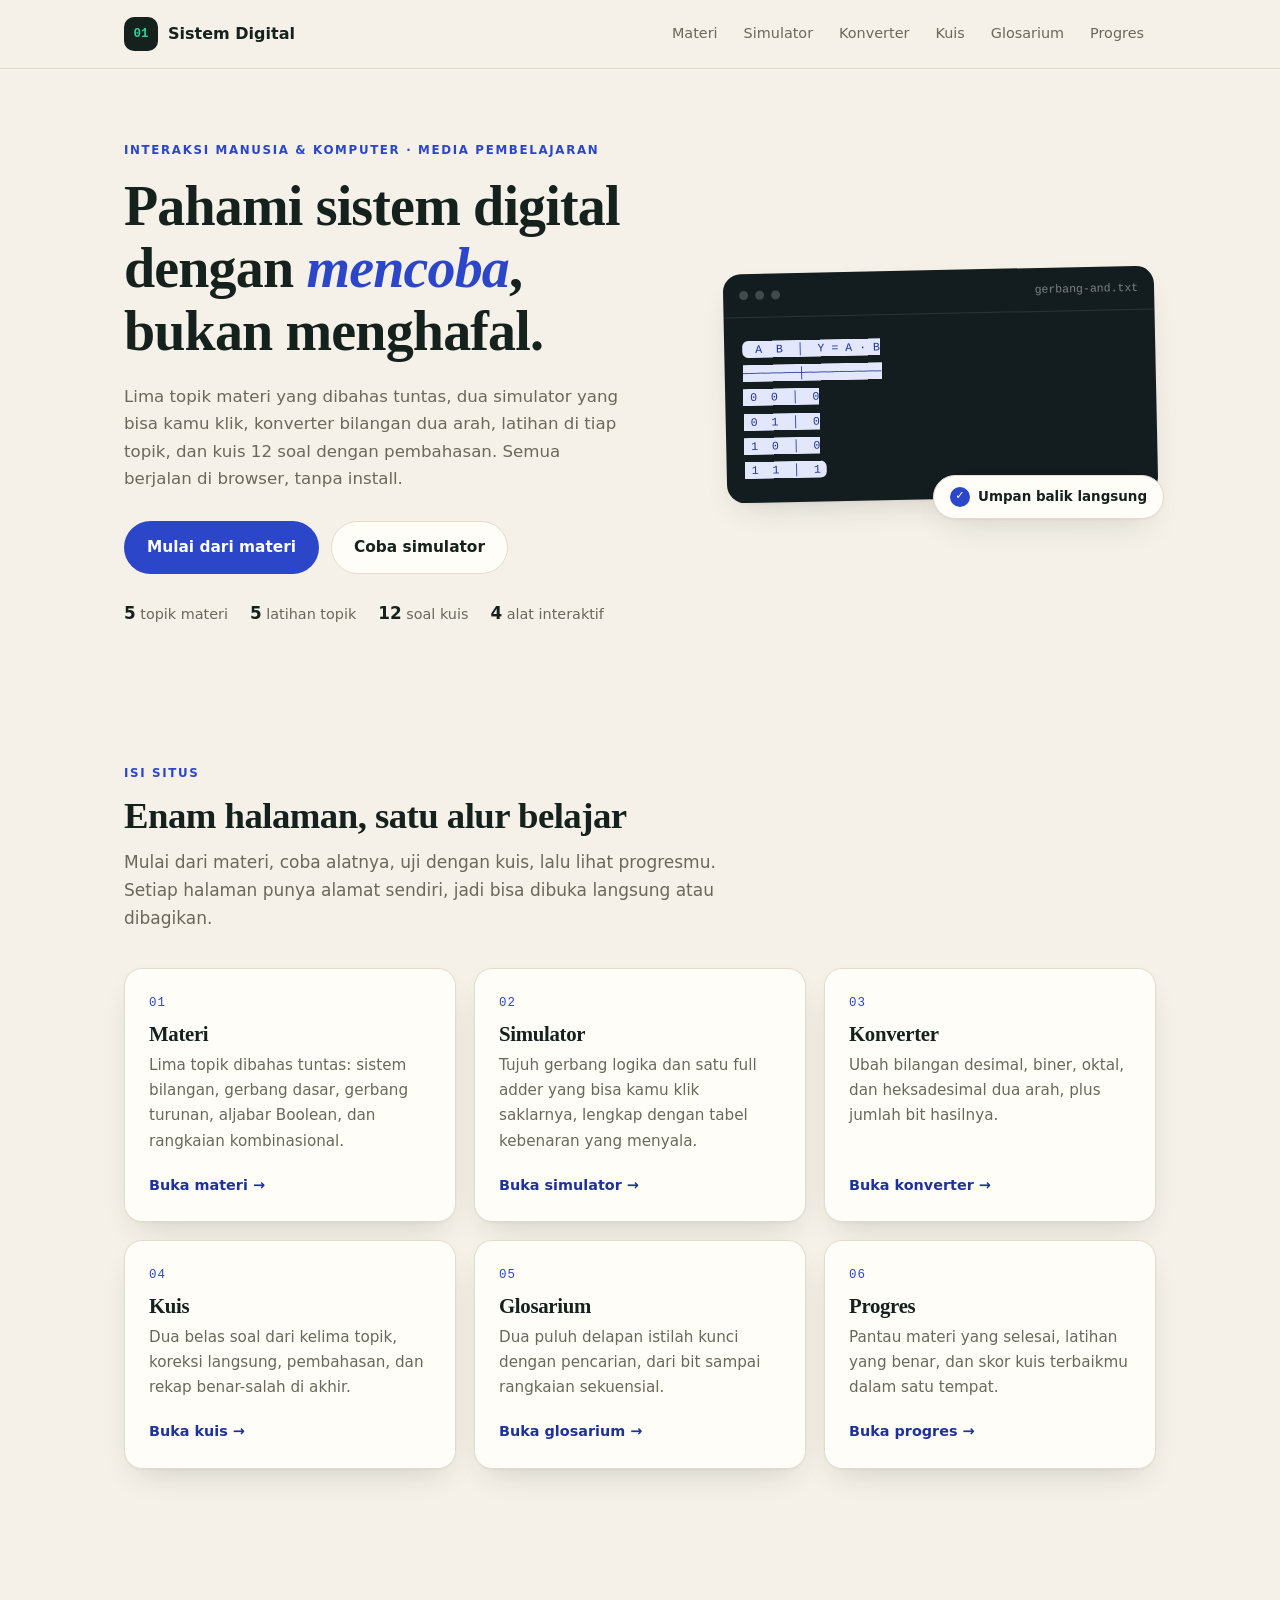
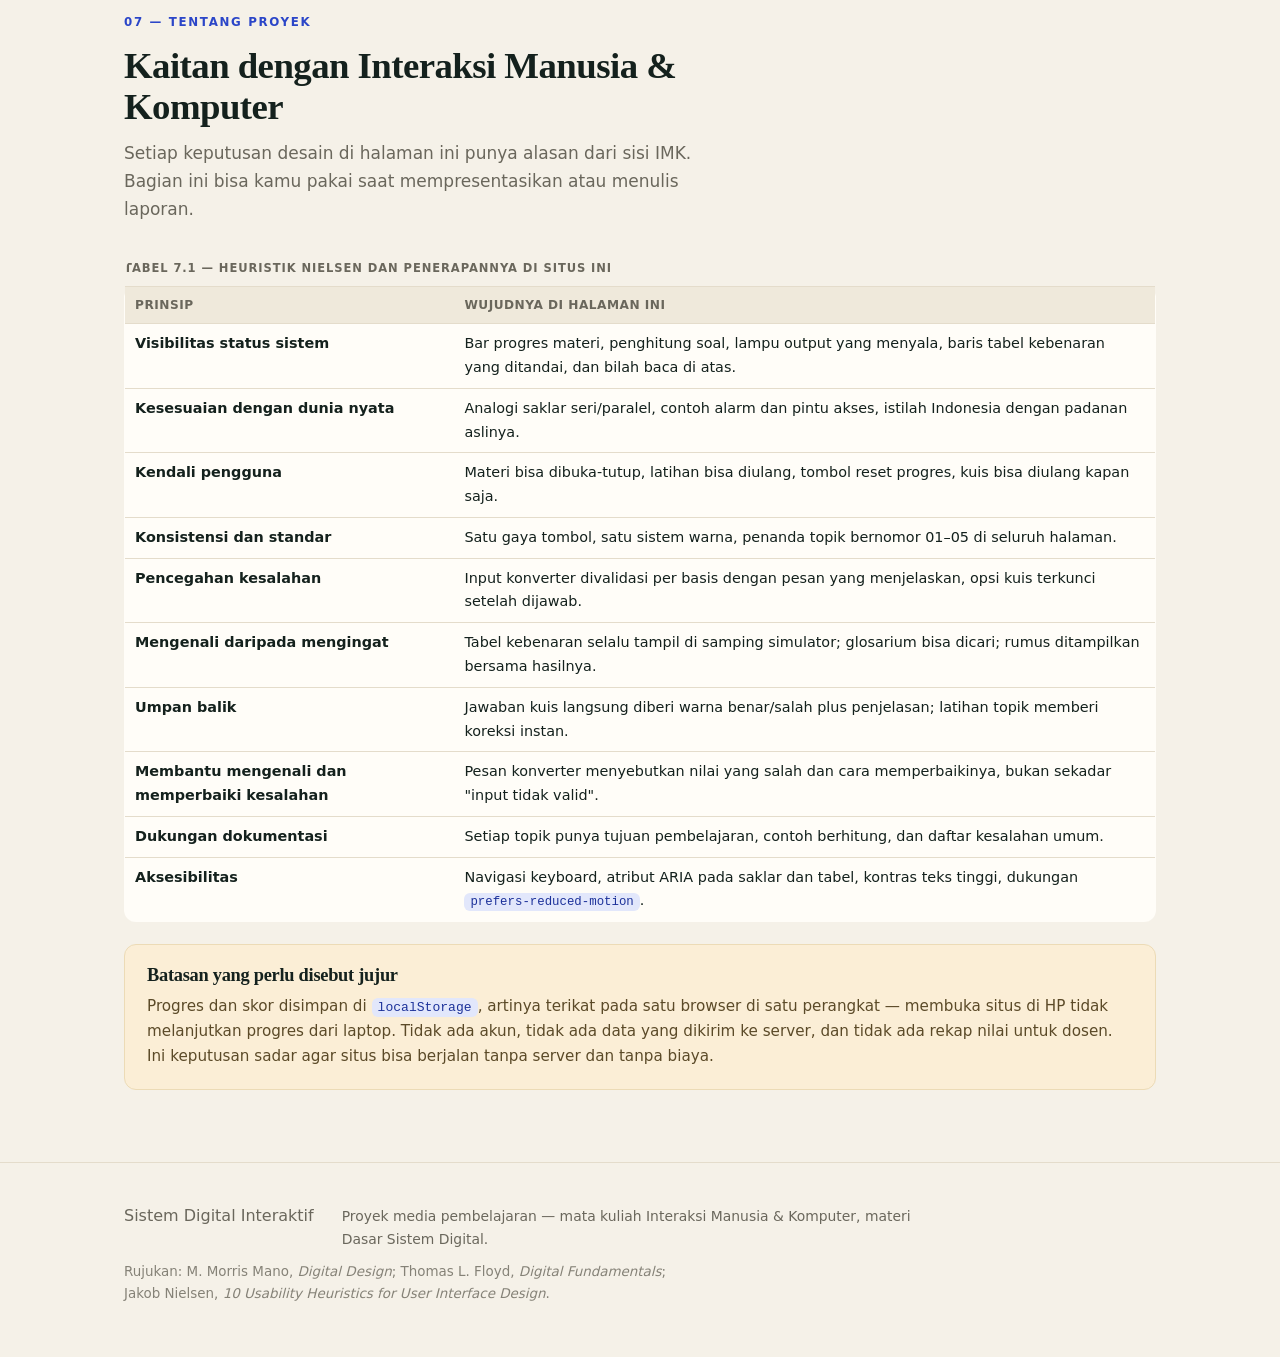
<file: index.html>
<!DOCTYPE html>
<html lang="id">
<head>
  <meta charset="UTF-8" />
  <meta name="viewport" content="width=device-width, initial-scale=1.0" />
  <title>Sistem Digital Interaktif — Materi, Simulator, dan Latihan</title>
  <meta name="description" content="Media pembelajaran Dasar Sistem Digital: materi lima topik, simulator gerbang logika dan full adder, konverter bilangan, kuis 12 soal, glosarium, dan progres belajar." />
  <link rel="stylesheet" href="style.css" />
</head>
<body data-page="index.html">

  <div class="baca-bar" aria-hidden="true"><span id="baca-fill"></span></div>

  <!-- ============ HEADER / NAVIGASI ============ -->
  <header class="site-header">
    <div class="wrap header-inner">
      <a class="brand" href="index.html">
        <span class="brand-mark">01</span>
        <span class="brand-text">Sistem Digital</span>
      </a>
      <nav class="nav" aria-label="Navigasi utama">
        <a href="materi.html">Materi</a>
        <a href="simulator.html">Simulator</a>
        <a href="konverter.html">Konverter</a>
        <a href="kuis.html">Kuis</a>
        <a href="glosarium.html">Glosarium</a>
        <a href="progres.html">Progres</a>
      </nav>
    </div>
  </header>

  <main id="atas">

<section class="hero">
      <div class="wrap hero-grid">
        <div class="hero-copy">
          <p class="eyebrow">Interaksi Manusia &amp; Komputer · Media pembelajaran</p>
          <h1>Pahami sistem digital dengan <em>mencoba</em>, bukan menghafal.</h1>
          <p class="lead">
            Lima topik materi yang dibahas tuntas, dua simulator yang bisa kamu klik,
            konverter bilangan dua arah, latihan di tiap topik, dan kuis 12 soal
            dengan pembahasan. Semua berjalan di browser, tanpa install.
          </p>
          <div class="hero-actions">
            <a class="btn btn-primary" href="materi.html">Mulai dari materi</a>
            <a class="btn btn-ghost" href="simulator.html">Coba simulator</a>
          </div>
          <ul class="hero-facts">
            <li><strong>5</strong> topik materi</li>
            <li><strong>5</strong> latihan topik</li>
            <li><strong>12</strong> soal kuis</li>
            <li><strong>4</strong> alat interaktif</li>
          </ul>
        </div>

        <div class="hero-visual" aria-hidden="true">
          <div class="code-card">
            <div class="code-bar">
              <span class="dot"></span><span class="dot"></span><span class="dot"></span>
              <span class="code-file">gerbang-and.txt</span>
            </div>
            <pre class="code"><code> A  B  │  Y = A · B
────────┼───────────
 0  0  │  0
 0  1  │  0
 1  0  │  0
 1  1  │  1</code></pre>
          </div>
          <div class="float-badge">
            <span class="check">✓</span> Umpan balik langsung
          </div>
        </div>
      </div>
    </section>

    <section class="section">
      <div class="wrap">
        <div class="section-head">
          <p class="eyebrow">Isi situs</p>
          <h2>Enam halaman, satu alur belajar</h2>
          <p class="section-sub">
            Mulai dari materi, coba alatnya, uji dengan kuis, lalu lihat progresmu.
            Setiap halaman punya alamat sendiri, jadi bisa dibuka langsung atau dibagikan.
          </p>
        </div>
        <div class="menu-grid">
        <a class="menu-card" href="materi.html">
          <span class="menu-num">01</span>
          <h3>Materi</h3>
          <p>Lima topik dibahas tuntas: sistem bilangan, gerbang dasar, gerbang turunan, aljabar Boolean, dan rangkaian kombinasional.</p>
          <span class="menu-go">Buka materi →</span>
        </a>
        <a class="menu-card" href="simulator.html">
          <span class="menu-num">02</span>
          <h3>Simulator</h3>
          <p>Tujuh gerbang logika dan satu full adder yang bisa kamu klik saklarnya, lengkap dengan tabel kebenaran yang menyala.</p>
          <span class="menu-go">Buka simulator →</span>
        </a>
        <a class="menu-card" href="konverter.html">
          <span class="menu-num">03</span>
          <h3>Konverter</h3>
          <p>Ubah bilangan desimal, biner, oktal, dan heksadesimal dua arah, plus jumlah bit hasilnya.</p>
          <span class="menu-go">Buka konverter →</span>
        </a>
        <a class="menu-card" href="kuis.html">
          <span class="menu-num">04</span>
          <h3>Kuis</h3>
          <p>Dua belas soal dari kelima topik, koreksi langsung, pembahasan, dan rekap benar-salah di akhir.</p>
          <span class="menu-go">Buka kuis →</span>
        </a>
        <a class="menu-card" href="glosarium.html">
          <span class="menu-num">05</span>
          <h3>Glosarium</h3>
          <p>Dua puluh delapan istilah kunci dengan pencarian, dari bit sampai rangkaian sekuensial.</p>
          <span class="menu-go">Buka glosarium →</span>
        </a>
        <a class="menu-card" href="progres.html">
          <span class="menu-num">06</span>
          <h3>Progres</h3>
          <p>Pantau materi yang selesai, latihan yang benar, dan skor kuis terbaikmu dalam satu tempat.</p>
          <span class="menu-go">Buka progres →</span>
        </a>
        </div>
      </div>
    </section>

<section class="section" id="tentang">
      <div class="wrap">
        <div class="section-head">
          <p class="eyebrow">07 — Tentang proyek</p>
          <h2>Kaitan dengan Interaksi Manusia &amp; Komputer</h2>
          <p class="section-sub">
            Setiap keputusan desain di halaman ini punya alasan dari sisi IMK. Bagian ini
            bisa kamu pakai saat mempresentasikan atau menulis laporan.
          </p>
        </div>

        <div class="table-wrap">
          <table class="mini-table mini-table-about">
            <caption>Tabel 7.1 — Heuristik Nielsen dan penerapannya di situs ini</caption>
            <thead><tr><th>Prinsip</th><th>Wujudnya di halaman ini</th></tr></thead>
            <tbody>
              <tr>
                <td>Visibilitas status sistem</td>
                <td>Bar progres materi, penghitung soal, lampu output yang menyala, baris tabel kebenaran yang ditandai, dan bilah baca di atas.</td>
              </tr>
              <tr>
                <td>Kesesuaian dengan dunia nyata</td>
                <td>Analogi saklar seri/paralel, contoh alarm dan pintu akses, istilah Indonesia dengan padanan aslinya.</td>
              </tr>
              <tr>
                <td>Kendali pengguna</td>
                <td>Materi bisa dibuka-tutup, latihan bisa diulang, tombol reset progres, kuis bisa diulang kapan saja.</td>
              </tr>
              <tr>
                <td>Konsistensi dan standar</td>
                <td>Satu gaya tombol, satu sistem warna, penanda topik bernomor 01–05 di seluruh halaman.</td>
              </tr>
              <tr>
                <td>Pencegahan kesalahan</td>
                <td>Input konverter divalidasi per basis dengan pesan yang menjelaskan, opsi kuis terkunci setelah dijawab.</td>
              </tr>
              <tr>
                <td>Mengenali daripada mengingat</td>
                <td>Tabel kebenaran selalu tampil di samping simulator; glosarium bisa dicari; rumus ditampilkan bersama hasilnya.</td>
              </tr>
              <tr>
                <td>Umpan balik</td>
                <td>Jawaban kuis langsung diberi warna benar/salah plus penjelasan; latihan topik memberi koreksi instan.</td>
              </tr>
              <tr>
                <td>Membantu mengenali dan memperbaiki kesalahan</td>
                <td>Pesan konverter menyebutkan nilai yang salah dan cara memperbaikinya, bukan sekadar "input tidak valid".</td>
              </tr>
              <tr>
                <td>Dukungan dokumentasi</td>
                <td>Setiap topik punya tujuan pembelajaran, contoh berhitung, dan daftar kesalahan umum.</td>
              </tr>
              <tr>
                <td>Aksesibilitas</td>
                <td>Navigasi keyboard, atribut ARIA pada saklar dan tabel, kontras teks tinggi, dukungan <code>prefers-reduced-motion</code>.</td>
              </tr>
            </tbody>
          </table>
        </div>

        <div class="about-note">
          <h3>Batasan yang perlu disebut jujur</h3>
          <p>
            Progres dan skor disimpan di <code>localStorage</code>, artinya terikat pada
            satu browser di satu perangkat — membuka situs di HP tidak melanjutkan progres
            dari laptop. Tidak ada akun, tidak ada data yang dikirim ke server, dan tidak
            ada rekap nilai untuk dosen. Ini keputusan sadar agar situs bisa berjalan tanpa
            server dan tanpa biaya.
          </p>
        </div>
      </div>
    </section>

  </main>

  <footer class="site-footer">
    <div class="wrap footer-inner">
      <span class="brand-text">Sistem Digital Interaktif</span>
      <p>
        Proyek media pembelajaran — mata kuliah Interaksi Manusia &amp; Komputer,
        materi Dasar Sistem Digital.
      </p>
      <p class="footer-ref">
        Rujukan: M. Morris Mano, <em>Digital Design</em>; Thomas L. Floyd,
        <em>Digital Fundamentals</em>; Jakob Nielsen, <em>10 Usability Heuristics for
        User Interface Design</em>.
      </p>
    </div>
  </footer>

  <script src="script.js"></script>
</body>
</html>
</file>
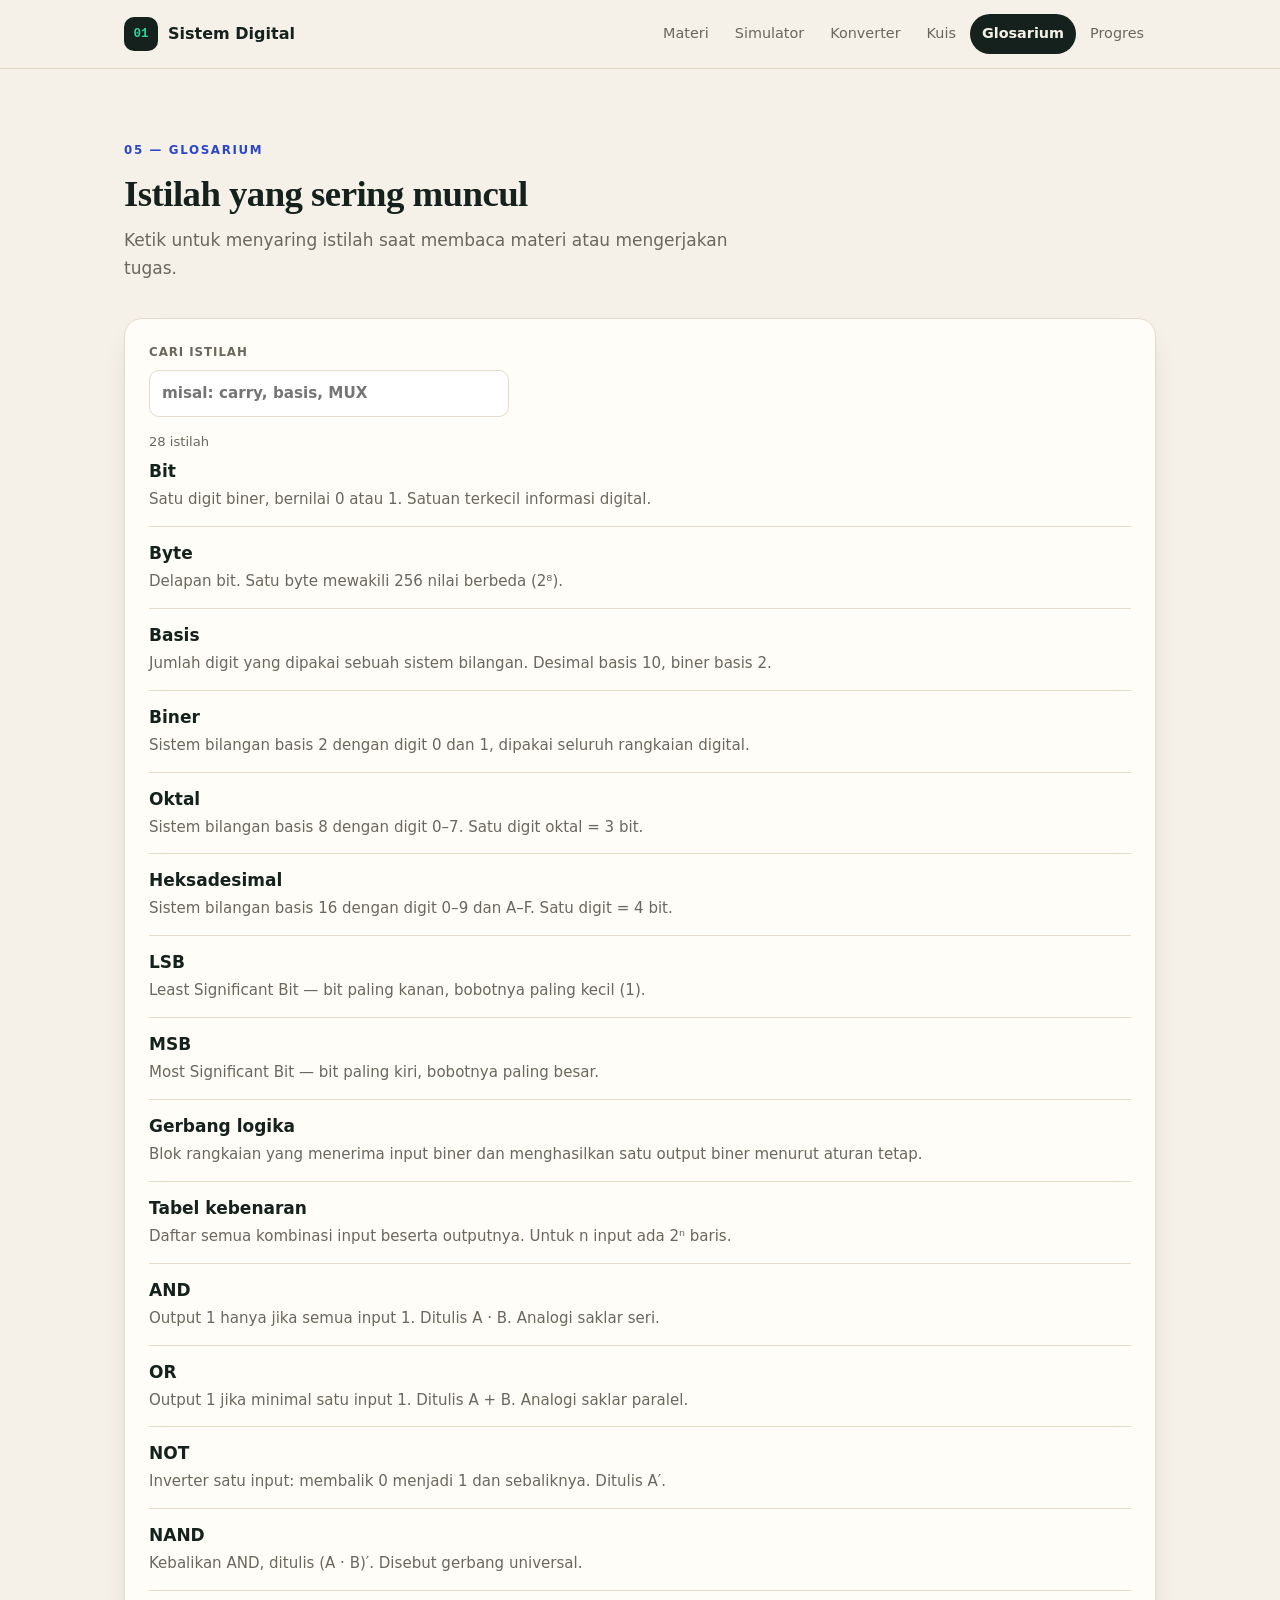
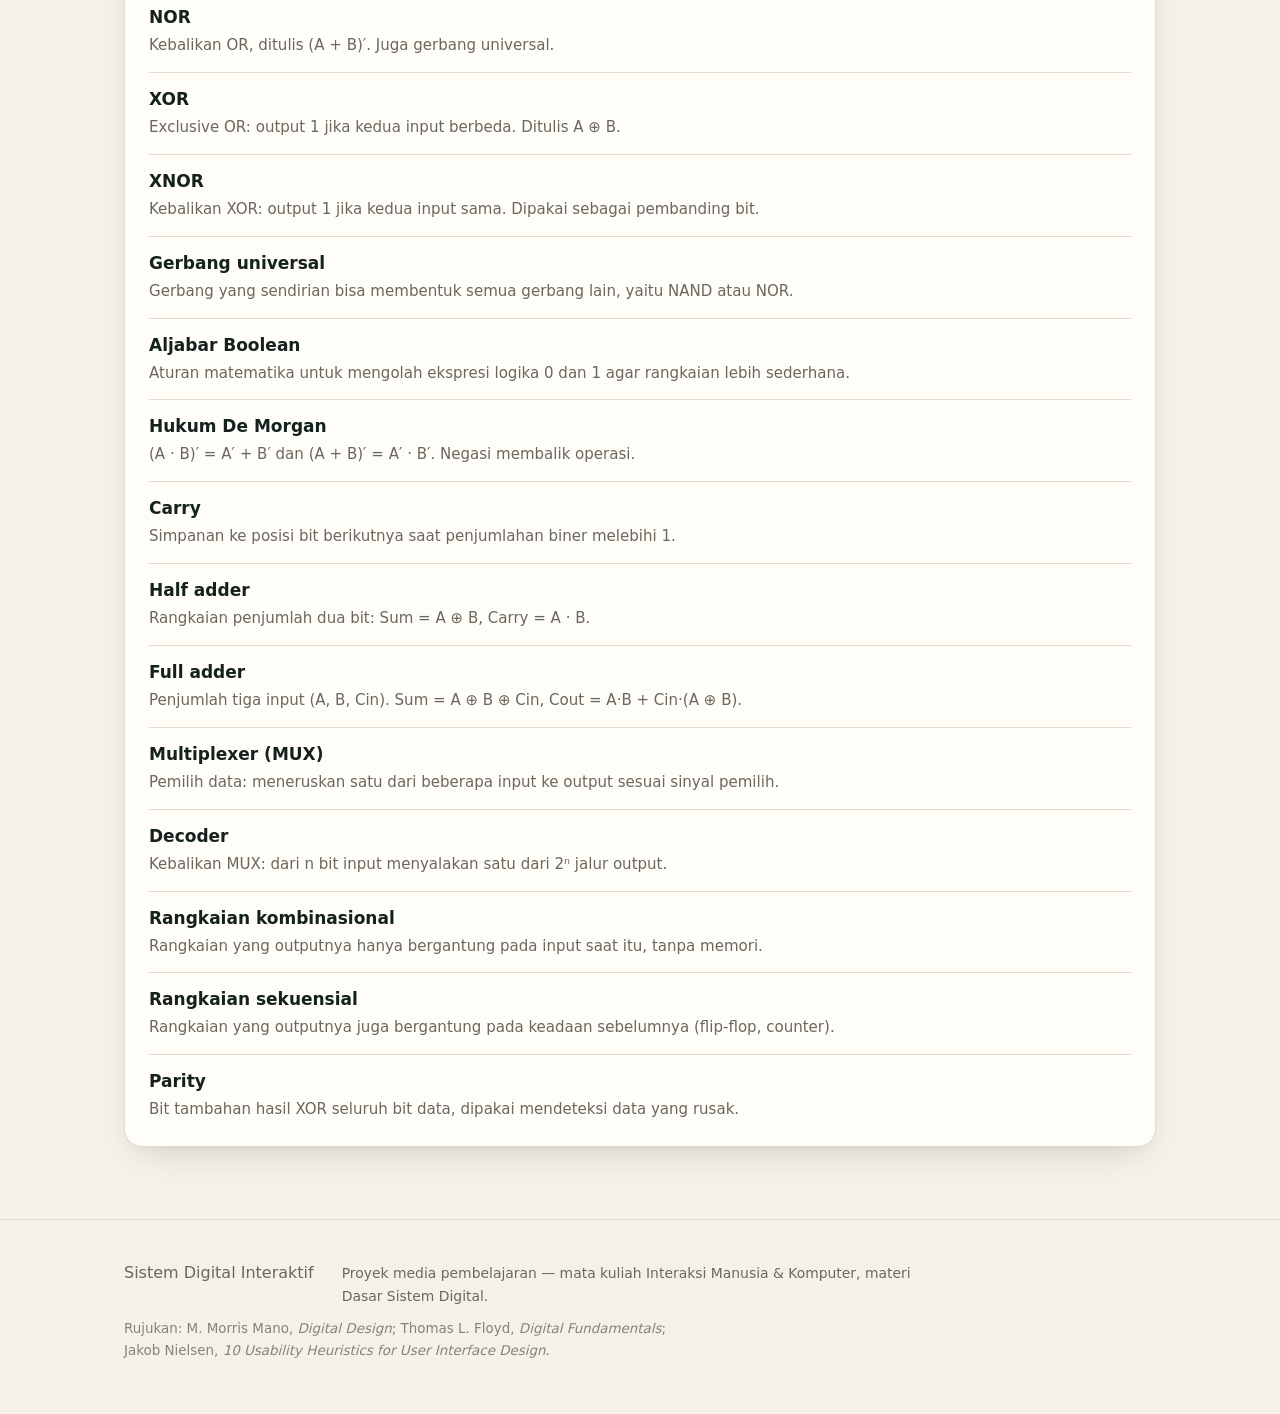
<file: glosarium.html>
<!DOCTYPE html>
<html lang="id">
<head>
  <meta charset="UTF-8" />
  <meta name="viewport" content="width=device-width, initial-scale=1.0" />
  <title>Glosarium — Dasar Sistem Digital</title>
  <meta name="description" content="Dua puluh delapan istilah Dasar Sistem Digital dengan pencarian cepat: bit, gerbang logika, carry, multiplexer, dan lainnya." />
  <link rel="stylesheet" href="style.css" />
</head>
<body data-page="glosarium.html">

  <div class="baca-bar" aria-hidden="true"><span id="baca-fill"></span></div>

  <!-- ============ HEADER / NAVIGASI ============ -->
  <header class="site-header">
    <div class="wrap header-inner">
      <a class="brand" href="index.html">
        <span class="brand-mark">01</span>
        <span class="brand-text">Sistem Digital</span>
      </a>
      <nav class="nav" aria-label="Navigasi utama">
        <a href="materi.html">Materi</a>
        <a href="simulator.html">Simulator</a>
        <a href="konverter.html">Konverter</a>
        <a href="kuis.html">Kuis</a>
        <a href="glosarium.html" aria-current="page">Glosarium</a>
        <a href="progres.html">Progres</a>
      </nav>
    </div>
  </header>

  <main id="atas">

<section class="section" id="glosarium">
      <div class="wrap">
        <div class="section-head">
          <p class="eyebrow">05 — Glosarium</p>
          <h2>Istilah yang sering muncul</h2>
          <p class="section-sub">Ketik untuk menyaring istilah saat membaca materi atau mengerjakan tugas.</p>
        </div>

        <div class="glos-card">
          <label class="glos-search">
            <span>Cari istilah</span>
            <input id="glos-filter" type="search" placeholder="misal: carry, basis, MUX" autocomplete="off" />
          </label>
          <p class="glos-count" id="glos-count" aria-live="polite"></p>
          <dl class="glos-list" id="glos-list"></dl>
          <p class="glos-empty" id="glos-empty" hidden>Tidak ada istilah yang cocok. Coba kata lain.</p>
        </div>
      </div>
    </section>

  </main>

  <footer class="site-footer">
    <div class="wrap footer-inner">
      <span class="brand-text">Sistem Digital Interaktif</span>
      <p>
        Proyek media pembelajaran — mata kuliah Interaksi Manusia &amp; Komputer,
        materi Dasar Sistem Digital.
      </p>
      <p class="footer-ref">
        Rujukan: M. Morris Mano, <em>Digital Design</em>; Thomas L. Floyd,
        <em>Digital Fundamentals</em>; Jakob Nielsen, <em>10 Usability Heuristics for
        User Interface Design</em>.
      </p>
    </div>
  </footer>

  <script src="script.js"></script>
</body>
</html>
</file>
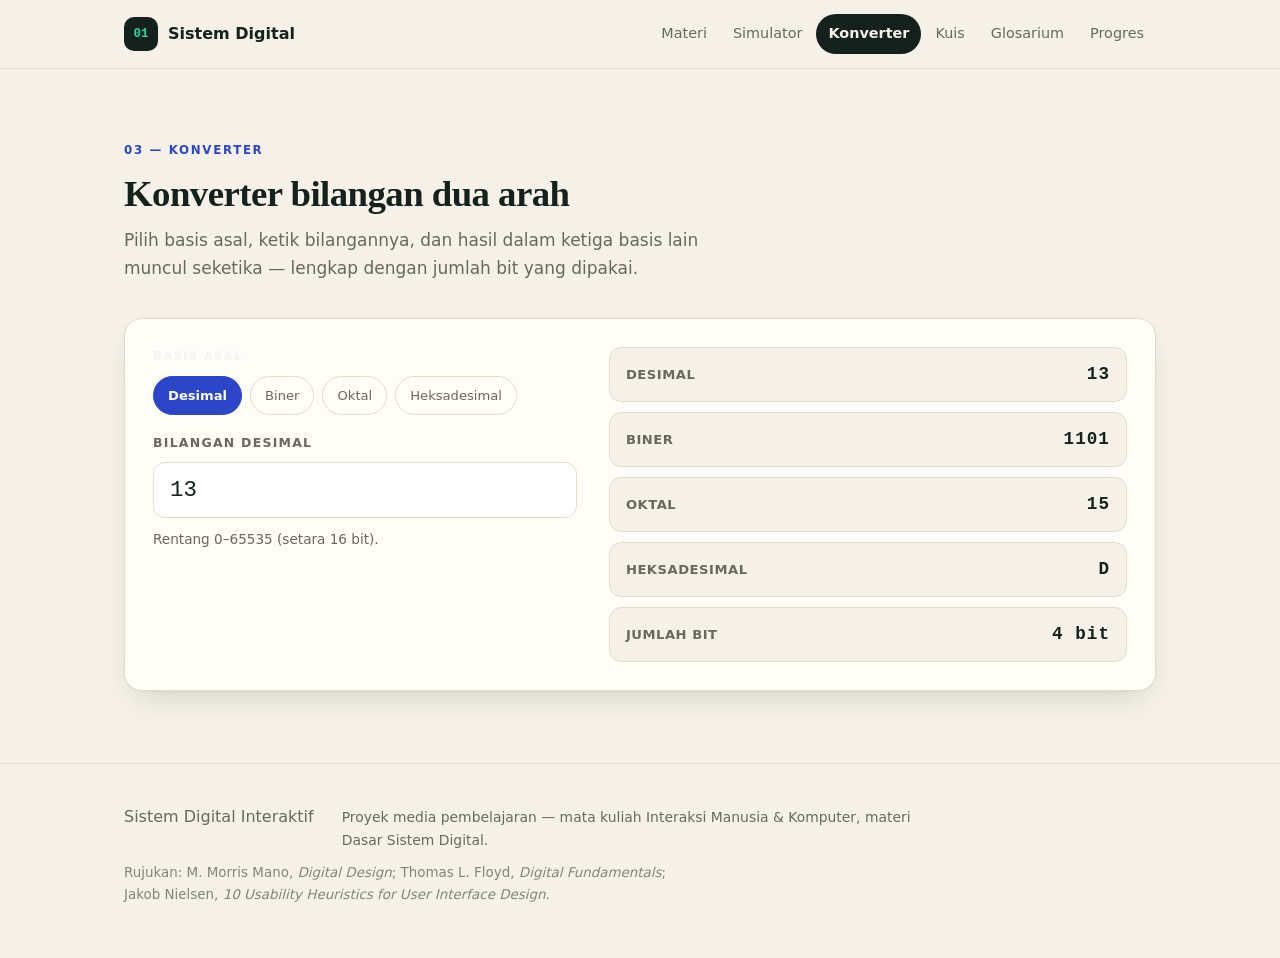
<file: konverter.html>
<!DOCTYPE html>
<html lang="id">
<head>
  <meta charset="UTF-8" />
  <meta name="viewport" content="width=device-width, initial-scale=1.0" />
  <title>Konverter Bilangan — Dasar Sistem Digital</title>
  <meta name="description" content="Konverter dua arah desimal, biner, oktal, dan heksadesimal beserta jumlah bit hasil konversi." />
  <link rel="stylesheet" href="style.css" />
</head>
<body data-page="konverter.html">

  <div class="baca-bar" aria-hidden="true"><span id="baca-fill"></span></div>

  <!-- ============ HEADER / NAVIGASI ============ -->
  <header class="site-header">
    <div class="wrap header-inner">
      <a class="brand" href="index.html">
        <span class="brand-mark">01</span>
        <span class="brand-text">Sistem Digital</span>
      </a>
      <nav class="nav" aria-label="Navigasi utama">
        <a href="materi.html">Materi</a>
        <a href="simulator.html">Simulator</a>
        <a href="konverter.html" aria-current="page">Konverter</a>
        <a href="kuis.html">Kuis</a>
        <a href="glosarium.html">Glosarium</a>
        <a href="progres.html">Progres</a>
      </nav>
    </div>
  </header>

  <main id="atas">

<section class="section" id="konverter">
      <div class="wrap">
        <div class="section-head">
          <p class="eyebrow">03 — Konverter</p>
          <h2>Konverter bilangan dua arah</h2>
          <p class="section-sub">
            Pilih basis asal, ketik bilangannya, dan hasil dalam ketiga basis lain muncul
            seketika — lengkap dengan jumlah bit yang dipakai.
          </p>
        </div>

        <div class="conv-card">
          <div class="conv-input">
            <p class="sim-label" id="label-basis">Basis asal</p>
            <div class="gate-chips" id="mode-chips" role="group" aria-labelledby="label-basis">
              <button class="gate-chip" type="button" data-mode="desimal" aria-pressed="true">Desimal</button>
              <button class="gate-chip" type="button" data-mode="biner">Biner</button>
              <button class="gate-chip" type="button" data-mode="oktal">Oktal</button>
              <button class="gate-chip" type="button" data-mode="heks">Heksadesimal</button>
            </div>

            <label for="angka" id="conv-label">Bilangan desimal</label>
            <input
              id="angka"
              type="text"
              value="13"
              inputmode="numeric"
              autocomplete="off"
              spellcheck="false"
              aria-describedby="conv-hint"
            />
            <p class="conv-hint" id="conv-hint">Rentang 0–65535 (setara 16 bit).</p>
          </div>

          <div class="conv-out" id="conv-out" aria-live="polite">
            <div class="out-row">
              <span class="out-label">Desimal</span>
              <code class="out-value" id="out-desimal">13</code>
            </div>
            <div class="out-row">
              <span class="out-label">Biner</span>
              <code class="out-value" id="out-biner">1101</code>
            </div>
            <div class="out-row">
              <span class="out-label">Oktal</span>
              <code class="out-value" id="out-oktal">15</code>
            </div>
            <div class="out-row">
              <span class="out-label">Heksadesimal</span>
              <code class="out-value" id="out-heks">D</code>
            </div>
            <div class="out-row">
              <span class="out-label">Jumlah bit</span>
              <code class="out-value" id="out-bit">4</code>
            </div>
          </div>
        </div>
      </div>
    </section>

  </main>

  <footer class="site-footer">
    <div class="wrap footer-inner">
      <span class="brand-text">Sistem Digital Interaktif</span>
      <p>
        Proyek media pembelajaran — mata kuliah Interaksi Manusia &amp; Komputer,
        materi Dasar Sistem Digital.
      </p>
      <p class="footer-ref">
        Rujukan: M. Morris Mano, <em>Digital Design</em>; Thomas L. Floyd,
        <em>Digital Fundamentals</em>; Jakob Nielsen, <em>10 Usability Heuristics for
        User Interface Design</em>.
      </p>
    </div>
  </footer>

  <script src="script.js"></script>
</body>
</html>
</file>
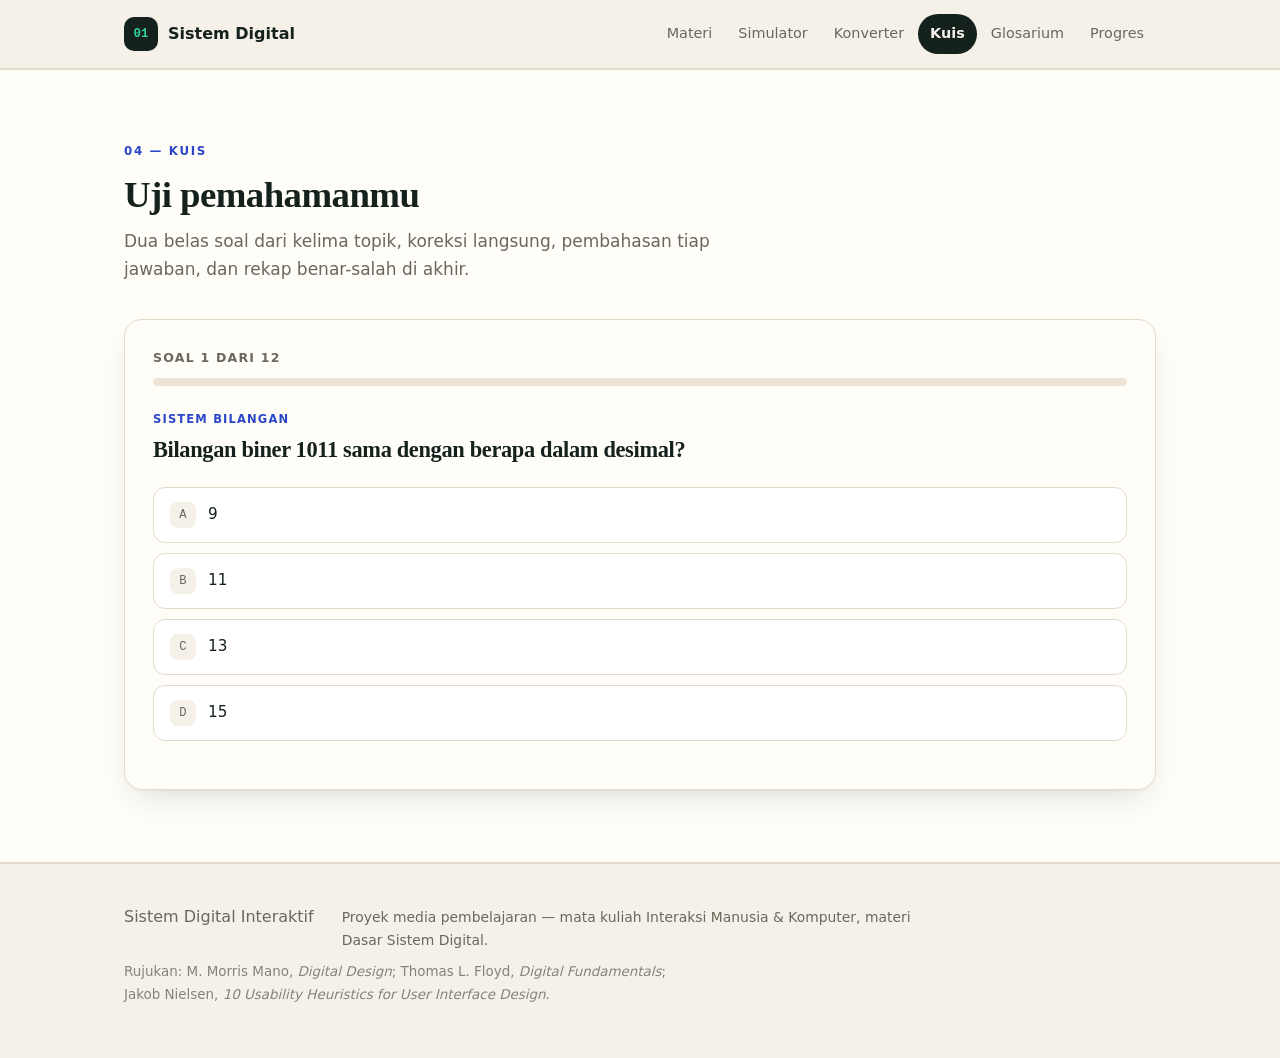
<file: kuis.html>
<!DOCTYPE html>
<html lang="id">
<head>
  <meta charset="UTF-8" />
  <meta name="viewport" content="width=device-width, initial-scale=1.0" />
  <title>Kuis 12 Soal — Dasar Sistem Digital</title>
  <meta name="description" content="Kuis dua belas soal dari lima topik Dasar Sistem Digital dengan koreksi langsung, pembahasan, dan rekap jawaban." />
  <link rel="stylesheet" href="style.css" />
</head>
<body data-page="kuis.html">

  <div class="baca-bar" aria-hidden="true"><span id="baca-fill"></span></div>

  <!-- ============ HEADER / NAVIGASI ============ -->
  <header class="site-header">
    <div class="wrap header-inner">
      <a class="brand" href="index.html">
        <span class="brand-mark">01</span>
        <span class="brand-text">Sistem Digital</span>
      </a>
      <nav class="nav" aria-label="Navigasi utama">
        <a href="materi.html">Materi</a>
        <a href="simulator.html">Simulator</a>
        <a href="konverter.html">Konverter</a>
        <a href="kuis.html" aria-current="page">Kuis</a>
        <a href="glosarium.html">Glosarium</a>
        <a href="progres.html">Progres</a>
      </nav>
    </div>
  </header>

  <main id="atas">

<section class="section section-alt" id="kuis">
      <div class="wrap">
        <div class="section-head">
          <p class="eyebrow">04 — Kuis</p>
          <h2>Uji pemahamanmu</h2>
          <p class="section-sub">
            Dua belas soal dari kelima topik, koreksi langsung, pembahasan tiap jawaban,
            dan rekap benar-salah di akhir.
          </p>
        </div>

        <div class="quiz-card">
          <div class="quiz-top">
            <span class="quiz-step" id="quiz-step">Soal 1 dari 12</span>
            <div class="bar"><span class="bar-fill" id="quiz-bar"></span></div>
          </div>
          <div id="quiz-stage" aria-live="polite"></div>
        </div>
      </div>
    </section>

  </main>

  <footer class="site-footer">
    <div class="wrap footer-inner">
      <span class="brand-text">Sistem Digital Interaktif</span>
      <p>
        Proyek media pembelajaran — mata kuliah Interaksi Manusia &amp; Komputer,
        materi Dasar Sistem Digital.
      </p>
      <p class="footer-ref">
        Rujukan: M. Morris Mano, <em>Digital Design</em>; Thomas L. Floyd,
        <em>Digital Fundamentals</em>; Jakob Nielsen, <em>10 Usability Heuristics for
        User Interface Design</em>.
      </p>
    </div>
  </footer>

  <script src="script.js"></script>
</body>
</html>
</file>
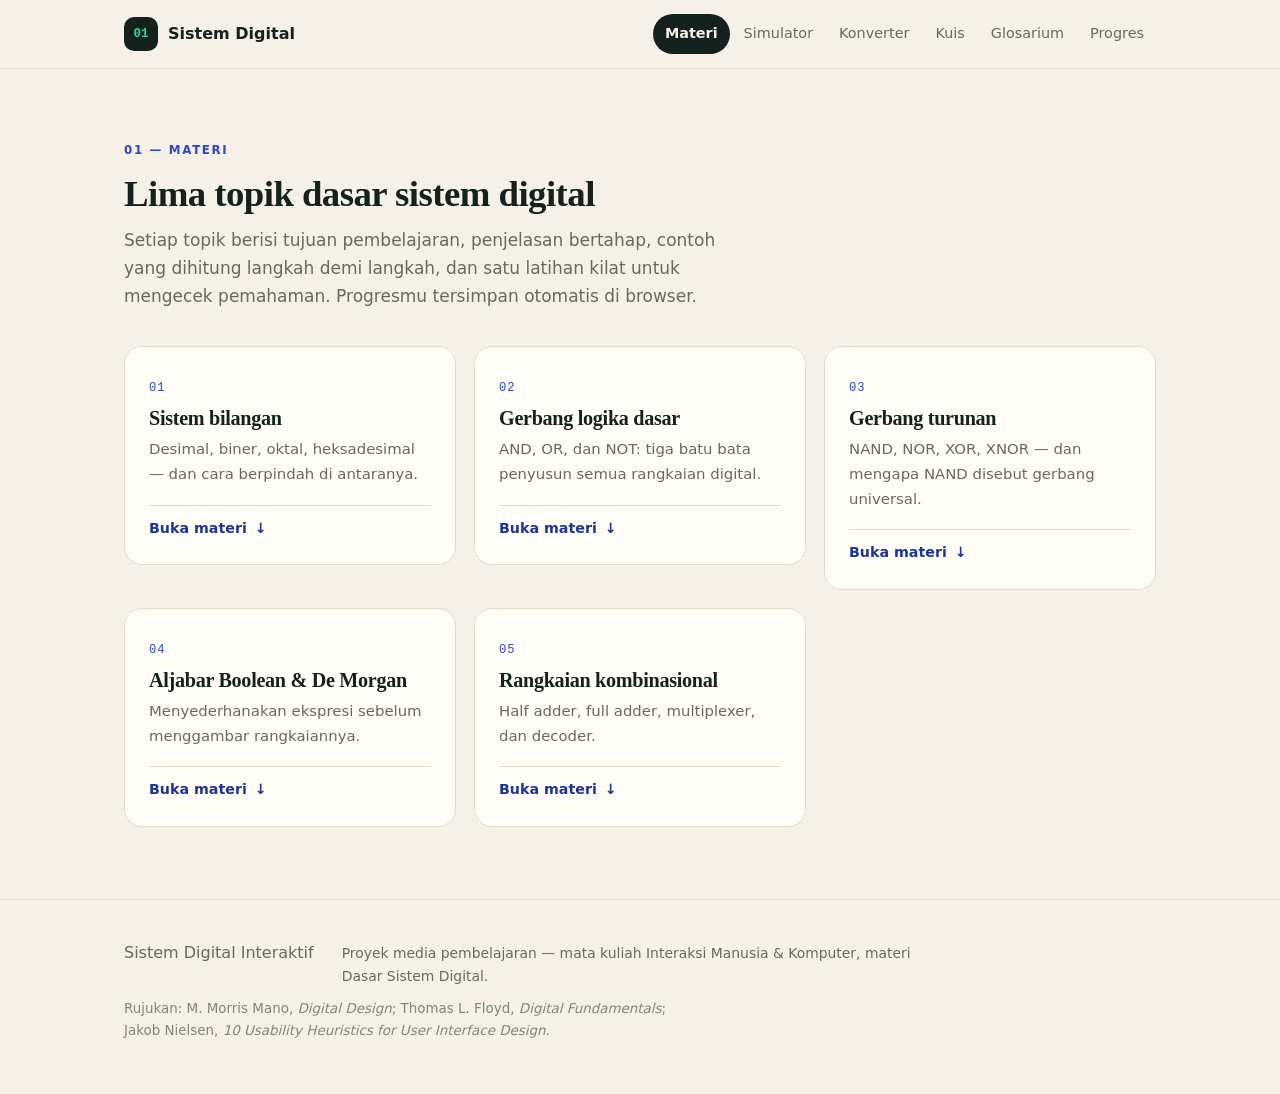
<file: materi.html>
<!DOCTYPE html>
<html lang="id">
<head>
  <meta charset="UTF-8" />
  <meta name="viewport" content="width=device-width, initial-scale=1.0" />
  <title>Materi — Dasar Sistem Digital</title>
  <meta name="description" content="Lima topik Dasar Sistem Digital: sistem bilangan, gerbang dasar, gerbang turunan, aljabar Boolean, dan rangkaian kombinasional, masing-masing dengan latihan kilat." />
  <link rel="stylesheet" href="style.css" />
</head>
<body data-page="materi.html">

  <div class="baca-bar" aria-hidden="true"><span id="baca-fill"></span></div>

  <!-- ============ HEADER / NAVIGASI ============ -->
  <header class="site-header">
    <div class="wrap header-inner">
      <a class="brand" href="index.html">
        <span class="brand-mark">01</span>
        <span class="brand-text">Sistem Digital</span>
      </a>
      <nav class="nav" aria-label="Navigasi utama">
        <a href="materi.html" aria-current="page">Materi</a>
        <a href="simulator.html">Simulator</a>
        <a href="konverter.html">Konverter</a>
        <a href="kuis.html">Kuis</a>
        <a href="glosarium.html">Glosarium</a>
        <a href="progres.html">Progres</a>
      </nav>
    </div>
  </header>

  <main id="atas">

<section class="section" id="materi">
      <div class="wrap">
        <div class="section-head">
          <p class="eyebrow">01 — Materi</p>
          <h2>Lima topik dasar sistem digital</h2>
          <p class="section-sub">
            Setiap topik berisi tujuan pembelajaran, penjelasan bertahap, contoh yang
            dihitung langkah demi langkah, dan satu latihan kilat untuk mengecek
            pemahaman. Progresmu tersimpan otomatis di browser.
          </p>
        </div>

        <div class="lesson-grid">

          <!-- ---------- TOPIK 1 ---------- -->
          <article class="lesson" data-lesson="bilangan">
            <div class="lesson-head">
              <span class="lesson-num">01</span>
              <h3>Sistem bilangan</h3>
              <p>Desimal, biner, oktal, heksadesimal — dan cara berpindah di antaranya.</p>
            </div>
            <button class="lesson-toggle" type="button" aria-expanded="false" aria-controls="materi-bilangan">
              <span class="lesson-toggle-label">Buka materi</span>
              <span class="chev" aria-hidden="true">↓</span>
            </button>
            <div class="lesson-body" id="materi-bilangan" hidden>

              <div class="lesson-goals">
                <h4>Tujuan pembelajaran</h4>
                <ul>
                  <li>Menyebutkan basis dan digit yang dipakai tiap sistem bilangan.</li>
                  <li>Mengonversi bilangan desimal ke biner, oktal, dan heksadesimal.</li>
                  <li>Menjelaskan mengapa rangkaian digital memakai biner.</li>
                </ul>
              </div>

              <h4>1.1 Mengapa komputer hanya memakai 0 dan 1?</h4>
              <p>
                Rangkaian digital dibangun dari transistor yang bekerja seperti saklar:
                ada tegangan atau tidak ada tegangan. Dua keadaan itu jauh lebih mudah
                dibedakan dengan pasti daripada sepuluh tingkat tegangan yang berdekatan
                (kalau ada 10 tingkat, sedikit gangguan saja bisa membuat angka terbaca
                salah). Karena itu rangkaian digital hanya mengenal dua simbol, dan
                sistem bilangan yang dipakai adalah <strong>biner</strong> (basis 2).
              </p>
              <p>
                Konsekuensinya, semua yang kamu lihat di layar — huruf, gambar, suara —
                pada akhirnya adalah deretan bit. Satu bit adalah satu digit biner,
                delapan bit disebut satu byte, dan satu byte bisa mewakili 256 nilai
                berbeda (2⁸).
              </p>

              <h4>1.2 Empat sistem bilangan yang perlu kamu kenal</h4>
              <div class="table-wrap">
                <table class="mini-table">
                  <caption>Tabel 1.1 — Perbandingan sistem bilangan</caption>
                  <thead>
                    <tr><th>Sistem</th><th>Basis</th><th>Digit yang dipakai</th><th>Contoh</th></tr>
                  </thead>
                  <tbody>
                    <tr><td>Desimal</td><td>10</td><td>0–9</td><td>13</td></tr>
                    <tr><td>Biner</td><td>2</td><td>0, 1</td><td>1101</td></tr>
                    <tr><td>Oktal</td><td>8</td><td>0–7</td><td>15</td></tr>
                    <tr><td>Heksadesimal</td><td>16</td><td>0–9, A–F</td><td>D</td></tr>
                  </tbody>
                </table>
              </div>
              <p>
                Perhatikan: <code>1101</code> sebagai biner bernilai 13, tetapi sebagai
                desimal bernilai seribu seratus satu. Karena itu saat menulis, sebutkan
                basisnya — biasanya dengan subskrip: 1101₂. Di dunia nyata penulisan
                cepat memakai awalan: <code>0b1101</code> (biner), <code>0o15</code>
                (oktal), <code>0xD</code> (heksadesimal).
              </p>

              <h4>1.3 Nilai tempat: inti semua konversi</h4>
              <p>
                Setiap posisi digit punya bobot. Pada desimal bobotnya 1, 10, 100, 1000.
                Pada biner bobotnya pangkat dua:
              </p>
              <div class="table-wrap">
                <table class="mini-table mini-table-tight">
                  <thead>
                    <tr><th>2⁷</th><th>2⁶</th><th>2⁵</th><th>2⁴</th><th>2³</th><th>2²</th><th>2¹</th><th>2⁰</th></tr>
                  </thead>
                  <tbody>
                    <tr><td>128</td><td>64</td><td>32</td><td>16</td><td>8</td><td>4</td><td>2</td><td>1</td></tr>
                  </tbody>
                </table>
              </div>
              <p>
                Jadi biner ke desimal cukup mengalikan setiap bit dengan bobotnya lalu
                menjumlahkan. Contoh <code>1011</code>:
                (1 × 8) + (0 × 4) + (1 × 2) + (1 × 1) = <strong>11</strong>.
              </p>

              <h4>1.4 Desimal ke biner: bagi dua berulang</h4>
              <p>
                Bagi bilangan dengan 2, catat sisanya, ulangi dengan hasil baginya sampai
                hasilnya 0. Sisa terakhir yang kamu dapat dibaca <em>dari bawah ke atas</em>.
              </p>
              <pre class="code code-inline"><code>25 ÷ 2 = 12 sisa 1   ▲
12 ÷ 2 =  6 sisa 0   │ dibaca
 6 ÷ 2 =  3 sisa 0   │ dari bawah
 3 ÷ 2 =  1 sisa 1   │ ke atas
 1 ÷ 2 =  0 sisa 1   │

25₁₀ = 11001₂</code></pre>
              <p>
                Cara cek cepat: 16 + 8 + 1 = 25. Benar. Selalu lakukan pengecekan ini,
                karena kesalahan paling sering justru pada urutan pembacaan sisa.
              </p>

              <h4>1.5 Biner ke oktal dan heksadesimal: kelompokkan bit</h4>
              <p>
                Ini trik yang membuat konversi jadi cepat. Oktal = basis 8 = 2³, jadi
                <strong>setiap 3 bit</strong> menjadi satu digit oktal. Heksadesimal =
                basis 16 = 2⁴, jadi <strong>setiap 4 bit</strong> menjadi satu digit heks.
                Pengelompokan dimulai dari <em>kanan</em>.
              </p>
              <pre class="code code-inline"><code>Desimal 214 → biner 11010110

Oktal  : 11 010 110  →  3   2   6  = 326₈
Heks   : 1101 0110   →  D   6     = D6₁₆

Cek: 13 × 16 + 6 = 214 ✓</code></pre>
              <p>
                Kalau jumlah bit tidak habis dibagi 3 atau 4, tambahkan nol di <em>kiri</em>
                sampai penuh. Contoh: 1010 → oktal perlu jadi 001 010 = 12₈.
              </p>

              <h4>1.6 Digit heksadesimal di atas 9</h4>
              <div class="table-wrap">
                <table class="mini-table">
                  <thead><tr><th>Desimal</th><th>10</th><th>11</th><th>12</th><th>13</th><th>14</th><th>15</th></tr></thead>
                  <tbody><tr><td>Heks</td><td>A</td><td>B</td><td>C</td><td>D</td><td>E</td><td>F</td></tr></tbody>
                </table>
              </div>
              <p>
                Karena satu digit heks pas 4 bit, heksadesimal dipakai untuk menulis isi
                memori dan warna. Contoh warna <code>#2FD39A</code> di CSS berarti tiga
                byte: 2F (merah), D3 (hijau), 9A (biru).
              </p>

              <p class="lesson-tip">
                <strong>Kesalahan yang sering terjadi:</strong> membaca sisa pembagian dari
                atas ke bawah (hasilnya terbalik), lupa menambahkan nol saat mengelompokkan
                bit, dan menulis digit 8 atau 9 pada bilangan oktal (oktal hanya 0–7).
              </p>

              <div class="mini-quiz" data-latihan="bilangan"></div>

              <button class="done-btn" type="button" data-lesson="bilangan" aria-pressed="false">Tandai selesai</button>
            </div>
          </article>

          <!-- ---------- TOPIK 2 ---------- -->
          <article class="lesson" data-lesson="gerbang">
            <div class="lesson-head">
              <span class="lesson-num">02</span>
              <h3>Gerbang logika dasar</h3>
              <p>AND, OR, dan NOT: tiga batu bata penyusun semua rangkaian digital.</p>
            </div>
            <button class="lesson-toggle" type="button" aria-expanded="false" aria-controls="materi-gerbang">
              <span class="lesson-toggle-label">Buka materi</span>
              <span class="chev" aria-hidden="true">↓</span>
            </button>
            <div class="lesson-body" id="materi-gerbang" hidden>

              <div class="lesson-goals">
                <h4>Tujuan pembelajaran</h4>
                <ul>
                  <li>Membaca tabel kebenaran gerbang AND, OR, dan NOT.</li>
                  <li>Menerjemahkan kalimat sehari-hari menjadi ekspresi Boolean.</li>
                  <li>Menghitung output rangkaian dua tingkat dari nilai input.</li>
                </ul>
              </div>

              <h4>2.1 Apa itu gerbang logika?</h4>
              <p>
                Gerbang logika adalah blok bangunan yang menerima satu atau lebih input
                biner dan menghasilkan tepat satu output biner. Aturannya tetap: untuk
                input yang sama, outputnya selalu sama. Aturan itu dituliskan lengkap
                dalam <strong>tabel kebenaran</strong>, yang memuat semua kombinasi input
                — untuk n input jumlah barisnya 2ⁿ. Dua input berarti 4 baris, tiga input
                berarti 8 baris.
              </p>

              <h4>2.2 Tiga gerbang dasar</h4>
              <div class="table-wrap">
                <table class="mini-table">
                  <caption>Tabel 2.1 — Tabel kebenaran gerbang dasar</caption>
                  <thead>
                    <tr>
                      <th colspan="2">Input</th>
                      <th>AND<br />Y = A · B</th>
                      <th>OR<br />Y = A + B</th>
                      <th>NOT<br />Y = A′</th>
                    </tr>
                    <tr><th>A</th><th>B</th><th></th><th></th><th></th></tr>
                  </thead>
                  <tbody>
                    <tr><td>0</td><td>0</td><td>0</td><td>0</td><td>1</td></tr>
                    <tr><td>0</td><td>1</td><td>0</td><td>1</td><td>0</td></tr>
                    <tr><td>1</td><td>0</td><td>0</td><td>1</td><td>—</td></tr>
                    <tr><td>1</td><td>1</td><td>1</td><td>1</td><td>0</td></tr>
                  </tbody>
                </table>
              </div>
              <ul class="lesson-list">
                <li><strong>AND</strong> — output 1 hanya jika <em>semua</em> input 1. Analogi: dua saklar yang dipasang seri, lampu menyala hanya kalau keduanya ditutup.</li>
                <li><strong>OR</strong> — output 1 jika <em>minimal satu</em> input 1. Analogi: dua saklar paralel, lampu menyala kalau salah satu ditutup.</li>
                <li><strong>NOT</strong> — satu input, membalik nilainya. Disebut juga inverter. Simbolnya garis atas: A′ atau Ā.</li>
              </ul>

              <h4>2.3 Dari kalimat ke ekspresi</h4>
              <p>
                Latihan menerjemahkan ini yang paling menentukan. Perhatikan kata
                penghubungnya: "dan / serta / semuanya" → AND; "atau / salah satu" →
                OR; "tidak / bukan / kecuali" → NOT.
              </p>
              <div class="table-wrap">
                <table class="mini-table">
                  <thead><tr><th>Kalimat</th><th>Ekspresi</th></tr></thead>
                  <tbody>
                    <tr><td>Lampu menyala jika saklar utama DAN sensor gerak aktif</td><td>Y = A · B</td></tr>
                    <tr><td>Alarm berbunyi jika tombol darurat ATAU asap terdeteksi</td><td>Y = A + B</td></tr>
                    <tr><td>Lampu indikator mati jika saklar menyala</td><td>Y = A′</td></tr>
                    <tr><td>Pintu terbuka jika kartu valid DAN tidak ada alarm</td><td>Y = A · B′</td></tr>
                  </tbody>
                </table>
              </div>

              <h4>2.4 Menghitung rangkaian dua tingkat</h4>
              <p>
                Rangkaian nyata hampir selalu gabungan. Cara menghitungnya: selesaikan
                tanda kurung dulu, lalu NOT, lalu AND, lalu OR — sama seperti perkalian
                sebelum penjumlahan di matematika.
              </p>
              <pre class="code code-inline"><code>Y = (A · B) + C′      dengan A = 1, B = 0, C = 1

1) C′      = 0
2) A · B   = 1 · 0 = 0
3) 0 + 0   = 0            → Y = 0

Kalau C = 0  →  C′ = 1  →  Y = 0 + 1 = 1</code></pre>

              <h4>2.5 Level tegangan di dunia nyata</h4>
              <p>
                Logika 1 dan 0 bukan angka ajaib, melainkan rentang tegangan. Pada
                keluarga TTL dengan catu 5 V, tegangan di bawah 0,8 V dianggap 0 dan di
                atas 2,0 V dianggap 1; daerah di antaranya adalah daerah terlarang yang
                harus dihindari. Keluarga CMOS modern (3,3 V) punya ambang berbeda, tetapi
                prinsipnya sama: dua wilayah tegas, satu wilayah abu-abu.
              </p>

              <p class="lesson-tip">
                <strong>Ingat:</strong> tabel kebenaran adalah sumber kebenaran. Kalau
                ragu dengan sebuah rangkaian, daftar semua kombinasi inputnya dan hitung
                satu per satu — jangan menebak.
              </p>

              <div class="mini-quiz" data-latihan="gerbang"></div>

              <button class="done-btn" type="button" data-lesson="gerbang" aria-pressed="false">Tandai selesai</button>
            </div>
          </article>

          <!-- ---------- TOPIK 3 ---------- -->
          <article class="lesson" data-lesson="turunan">
            <div class="lesson-head">
              <span class="lesson-num">03</span>
              <h3>Gerbang turunan</h3>
              <p>NAND, NOR, XOR, XNOR — dan mengapa NAND disebut gerbang universal.</p>
            </div>
            <button class="lesson-toggle" type="button" aria-expanded="false" aria-controls="materi-turunan">
              <span class="lesson-toggle-label">Buka materi</span>
              <span class="chev" aria-hidden="true">↓</span>
            </button>
            <div class="lesson-body" id="materi-turunan" hidden>

              <div class="lesson-goals">
                <h4>Tujuan pembelajaran</h4>
                <ul>
                  <li>Menjelaskan hubungan NAND–AND dan NOR–OR.</li>
                  <li>Membuktikan bahwa semua gerbang bisa dibentuk dari NAND.</li>
                  <li>Membedakan XOR dan XNOR beserta pemakaiannya.</li>
                </ul>
              </div>

              <h4>3.1 NAND dan NOR: gerbang dasar yang dinegasi</h4>
              <p>
                NAND adalah AND yang outputnya dibalik; NOR adalah OR yang dibalik.
                Keduanya disebut <strong>gerbang universal</strong> karena dengan satu
                jenis gerbang saja (NAND saja, atau NOR saja) semua gerbang lain bisa
                dibuat — dan itu sangat menguntungkan saat memproduksi IC, karena satu
                jenis gerbang bisa diproduksi massal dengan biaya murah.
              </p>
              <div class="table-wrap">
                <table class="mini-table">
                  <caption>Tabel 3.1 — NAND dan NOR</caption>
                  <thead>
                    <tr><th>A</th><th>B</th><th>NAND (A·B)′</th><th>NOR (A+B)′</th><th>XOR A⊕B</th><th>XNOR (A⊕B)′</th></tr>
                  </thead>
                  <tbody>
                    <tr><td>0</td><td>0</td><td>1</td><td>1</td><td>0</td><td>1</td></tr>
                    <tr><td>0</td><td>1</td><td>1</td><td>0</td><td>1</td><td>0</td></tr>
                    <tr><td>1</td><td>0</td><td>1</td><td>0</td><td>1</td><td>0</td></tr>
                    <tr><td>1</td><td>1</td><td>0</td><td>0</td><td>0</td><td>1</td></tr>
                  </tbody>
                </table>
              </div>

              <h4>3.2 Membangun gerbang lain hanya dari NAND</h4>
              <div class="table-wrap">
                <table class="mini-table">
                  <thead><tr><th>Gerbang yang dibuat</th><th>Caranya dengan NAND</th><th>Jumlah NAND</th></tr></thead>
                  <tbody>
                    <tr><td>NOT</td><td>Kedua input disatukan: NAND(A, A)</td><td>1</td></tr>
                    <tr><td>AND</td><td>NAND lalu di-NOT-kan</td><td>2</td></tr>
                    <tr><td>OR</td><td>NOT kedua input, lalu di-NAND-kan</td><td>3</td></tr>
                  </tbody>
                </table>
              </div>
              <pre class="code code-inline"><code>NOT dari NAND
A ──┬── NAND ── A′
    └──

AND dari NAND
A ──┐
    NAND ──┬── NAND ── A·B
B ──┘      └──

OR dari NAND (De Morgan)
A ── NOT ──┐
           NAND ── A + B
B ── NOT ──┘</code></pre>

              <h4>3.3 XOR dan XNOR</h4>
              <p>
                <strong>XOR</strong> (exclusive OR) menghasilkan 1 hanya jika kedua input
                <em>berbeda</em>. Ekspresinya Y = A ⊕ B = A′·B + A·B′. <strong>XNOR</strong>
                kebalikannya: output 1 jika kedua input <em>sama</em>, sehingga berfungsi
                sebagai pembanding kesamaan dua bit.
              </p>
              <p>Pemakaian nyata keduanya:</p>
              <ul class="lesson-list">
                <li><strong>Penjumlah biner</strong> — bit hasil penjumlahan adalah XOR dari kedua bit.</li>
                <li><strong>Deteksi parity</strong> — deretan XOR dipakai memeriksa apakah jumlah bit 1 ganjil atau genap, untuk mendeteksi data rusak.</li>
                <li><strong>Pembanding</strong> — XNOR per bit, lalu di-AND-kan, memberi tahu apakah dua bilangan identik.</li>
                <li><strong>Kriptografi sederhana</strong> — XOR dengan kunci lalu XOR lagi menghasilkan data asli.</li>
              </ul>

              <h4>3.4 Nomor IC yang sering dipakai di laboratorium</h4>
              <div class="table-wrap">
                <table class="mini-table">
                  <thead><tr><th>IC</th><th>Isi</th></tr></thead>
                  <tbody>
                    <tr><td>7400</td><td>4 gerbang NAND 2 input</td></tr>
                    <tr><td>7408</td><td>4 gerbang AND 2 input</td></tr>
                    <tr><td>7432</td><td>4 gerbang OR 2 input</td></tr>
                    <tr><td>7486</td><td>4 gerbang XOR 2 input</td></tr>
                    <tr><td>7404</td><td>6 inverter (NOT)</td></tr>
                  </tbody>
                </table>
              </div>
              <p class="lesson-tip">
                Saat praktikum, catat dulu susunan kaki IC-nya. Kesalahan paling umum
                bukan pada logikanya, melainkan pada pin yang tertukar atau VCC/GND yang
                belum tersambung.
              </p>

              <div class="mini-quiz" data-latihan="turunan"></div>

              <button class="done-btn" type="button" data-lesson="turunan" aria-pressed="false">Tandai selesai</button>
            </div>
          </article>

          <!-- ---------- TOPIK 4 ---------- -->
          <article class="lesson" data-lesson="boolean">
            <div class="lesson-head">
              <span class="lesson-num">04</span>
              <h3>Aljabar Boolean &amp; De Morgan</h3>
              <p>Menyederhanakan ekspresi sebelum menggambar rangkaiannya.</p>
            </div>
            <button class="lesson-toggle" type="button" aria-expanded="false" aria-controls="materi-boolean">
              <span class="lesson-toggle-label">Buka materi</span>
              <span class="chev" aria-hidden="true">↓</span>
            </button>
            <div class="lesson-body" id="materi-boolean" hidden>

              <div class="lesson-goals">
                <h4>Tujuan pembelajaran</h4>
                <ul>
                  <li>Menggunakan hukum dasar aljabar Boolean untuk menyederhanakan ekspresi.</li>
                  <li>Menerapkan dua hukum De Morgan dengan benar.</li>
                  <li>Menjelaskan dampak penyederhanaan terhadap jumlah gerbang.</li>
                </ul>
              </div>

              <h4>4.1 Mengapa perlu disederhanakan?</h4>
              <p>
                Dua ekspresi bisa bernilai sama untuk semua kombinasi input, tetapi
                jumlah gerbangnya berbeda. Contoh: Y = A·B + A·B′ hanya butuh satu
                gerbang setelah disederhanakan menjadi Y = A. Lebih sedikit gerbang
                berarti lebih murah, lebih kecil, lebih cepat, dan lebih hemat daya.
              </p>

              <h4>4.2 Hukum-hukum yang wajib diingat</h4>
              <div class="table-wrap">
                <table class="mini-table">
                  <caption>Tabel 4.1 — Hukum aljabar Boolean</caption>
                  <thead><tr><th>Nama</th><th>Bentuk OR (+)</th><th>Bentuk AND (·)</th></tr></thead>
                  <tbody>
                    <tr><td>Identitas</td><td>A + 0 = A</td><td>A · 1 = A</td></tr>
                    <tr><td>Dominan</td><td>A + 1 = 1</td><td>A · 0 = 0</td></tr>
                    <tr><td>Idempoten</td><td>A + A = A</td><td>A · A = A</td></tr>
                    <tr><td>Komplemen</td><td>A + A′ = 1</td><td>A · A′ = 0</td></tr>
                    <tr><td>Involusi</td><td colspan="2">(A′)′ = A</td></tr>
                    <tr><td>Absorbsi</td><td>A + A·B = A</td><td>A · (A + B) = A</td></tr>
                    <tr><td>Distributif</td><td>A + B·C = (A+B)(A+C)</td><td>A·(B+C) = A·B + A·C</td></tr>
                    <tr><td>De Morgan</td><td>(A + B)′ = A′ · B′</td><td>(A · B)′ = A′ + B′</td></tr>
                  </tbody>
                </table>
              </div>
              <p>
                Hukum De Morgan sering membuat bingung, padahal polanya sederhana: kalau
                seluruh ekspresi dinegasi, <em>tanda operasinya berbalik</em> dan setiap
                variabel ikut dinegasi. AND menjadi OR, OR menjadi AND.
              </p>

              <h4>4.3 Tiga contoh penyederhanaan langkah demi langkah</h4>
              <pre class="code code-inline"><code>Contoh 1
Y = A·B + A·B′
  = A·(B + B′)      ← distributif (keluarkan A)
  = A·1             ← komplemen: B + B′ = 1
  = A               ← identitas

Contoh 2
Y = A + A′·B
  = (A + A′)·(A + B)   ← distributif OR
  = 1·(A + B)          ← komplemen
  = A + B              ← identitas

Contoh 3
Y = (A·B)′ + A·B
  = A′ + B′ + A·B      ← De Morgan
  = A′ + (B′ + A·B)
  = A′ + B′ + A        ← karena B′ + A·B = B′ + A
  = 1                  ← A + A′ = 1</code></pre>
              <p>
                Contoh 3 menunjukkan hasil yang menarik: ternyata outputnya selalu 1
                berapa pun nilai A dan B. Fakta ini lebih mudah dilihat dengan tabel
                kebenaran, jadi biasakan mengecek hasil penyederhanaan dengan tabel kecil.
              </p>

              <h4>4.4 Mengecek hasil dengan tabel kebenaran</h4>
              <div class="table-wrap">
                <table class="mini-table">
                  <caption>Tabel 4.2 — Bukti A + A′B = A + B</caption>
                  <thead><tr><th>A</th><th>B</th><th>A′B</th><th>A + A′B</th><th>A + B</th></tr></thead>
                  <tbody>
                    <tr><td>0</td><td>0</td><td>0</td><td>0</td><td>0</td></tr>
                    <tr><td>0</td><td>1</td><td>1</td><td>1</td><td>1</td></tr>
                    <tr><td>1</td><td>0</td><td>0</td><td>1</td><td>1</td></tr>
                    <tr><td>1</td><td>1</td><td>0</td><td>1</td><td>1</td></tr>
                  </tbody>
                </table>
              </div>
              <p>
                Kedua kolom terakhir identik untuk semua baris, jadi kedua ekspresi
                memang setara. Inilah bukti yang paling meyakinkan saat ujian.
              </p>

              <p class="lesson-tip">
                <strong>Tips:</strong> sederhanakan dulu secara aljabar, lalu buktikan
                dengan tabel kebenaran. Dua cara ini saling memeriksa, jadi kesalahan
                tidak lolos diam-diam.
              </p>

              <div class="mini-quiz" data-latihan="boolean"></div>

              <button class="done-btn" type="button" data-lesson="boolean" aria-pressed="false">Tandai selesai</button>
            </div>
          </article>

          <!-- ---------- TOPIK 5 ---------- -->
          <article class="lesson" data-lesson="rangkaian">
            <div class="lesson-head">
              <span class="lesson-num">05</span>
              <h3>Rangkaian kombinasional</h3>
              <p>Half adder, full adder, multiplexer, dan decoder.</p>
            </div>
            <button class="lesson-toggle" type="button" aria-expanded="false" aria-controls="materi-rangkaian">
              <span class="lesson-toggle-label">Buka materi</span>
              <span class="chev" aria-hidden="true">↓</span>
            </button>
            <div class="lesson-body" id="materi-rangkaian" hidden>

              <div class="lesson-goals">
                <h4>Tujuan pembelajaran</h4>
                <ul>
                  <li>Membedakan rangkaian kombinasional dan sekuensial.</li>
                  <li>Menjelaskan cara kerja half adder dan full adder.</li>
                  <li>Menentukan output multiplexer dan decoder untuk input tertentu.</li>
                </ul>
              </div>

              <h4>5.1 Kombinasional vs sekuensial</h4>
              <p>
                Rangkaian <strong>kombinasional</strong> outputnya hanya bergantung pada
                input saat itu — tidak punya ingatan. Rangkaian <strong>sekuensial</strong>
                (flip-flop, register, counter) menyimpan keadaan sebelumnya, sehingga
                outputnya juga bergantung pada riwayat. Semua rangkaian di halaman ini
                adalah kombinasional.
              </p>

              <h4>5.2 Half adder: penjumlah dua bit</h4>
              <p>
                Menjumlah dua bit A dan B menghasilkan dua sinyal: Sum (hasil) dan Carry
                (simpanan ke posisi berikutnya). Perhatikan bahwa Sum sama dengan XOR,
                sedangkan Carry sama dengan AND.
              </p>
              <div class="table-wrap">
                <table class="mini-table">
                  <caption>Tabel 5.1 — Half adder</caption>
                  <thead><tr><th>A</th><th>B</th><th>Carry</th><th>Sum</th><th>Arti (desimal)</th></tr></thead>
                  <tbody>
                    <tr><td>0</td><td>0</td><td>0</td><td>0</td><td>0 + 0 = 0</td></tr>
                    <tr><td>0</td><td>1</td><td>0</td><td>1</td><td>0 + 1 = 1</td></tr>
                    <tr><td>1</td><td>0</td><td>0</td><td>1</td><td>1 + 0 = 1</td></tr>
                    <tr><td>1</td><td>1</td><td>1</td><td>0</td><td>1 + 1 = 10₂ (2)</td></tr>
                  </tbody>
                </table>
              </div>
              <pre class="code code-inline"><code>Sum   = A ⊕ B     (XOR)
Carry = A · B     (AND)</code></pre>

              <h4>5.3 Full adder: menambah carry dari posisi sebelumnya</h4>
              <p>
                Half adder tidak cukup untuk menjumlah bilangan banyak bit, karena bit
                kedua dan seterusnya harus ikut menambahkan carry dari bit sebelumnya.
                Full adder menerima tiga input: A, B, dan C<sub>in</sub>.
              </p>
              <div class="table-wrap">
                <table class="mini-table">
                  <caption>Tabel 5.2 — Full adder</caption>
                  <thead><tr><th>A</th><th>B</th><th>C<sub>in</sub></th><th>C<sub>out</sub></th><th>Sum</th><th>Arti (desimal)</th></tr></thead>
                  <tbody>
                    <tr><td>0</td><td>0</td><td>0</td><td>0</td><td>0</td><td>0</td></tr>
                    <tr><td>0</td><td>0</td><td>1</td><td>0</td><td>1</td><td>1</td></tr>
                    <tr><td>0</td><td>1</td><td>0</td><td>0</td><td>1</td><td>1</td></tr>
                    <tr><td>0</td><td>1</td><td>1</td><td>1</td><td>0</td><td>2</td></tr>
                    <tr><td>1</td><td>0</td><td>0</td><td>0</td><td>1</td><td>1</td></tr>
                    <tr><td>1</td><td>0</td><td>1</td><td>1</td><td>0</td><td>2</td></tr>
                    <tr><td>1</td><td>1</td><td>0</td><td>1</td><td>0</td><td>2</td></tr>
                    <tr><td>1</td><td>1</td><td>1</td><td>1</td><td>1</td><td>3</td></tr>
                  </tbody>
                </table>
              </div>
              <pre class="code code-inline"><code>Sum  = A ⊕ B ⊕ Cin
Cout = A·B + Cin·(A ⊕ B)

Coba sendiri di simulator full adder di halaman ini.</code></pre>
              <p>
                Empat full adder yang dirangkai berderet menghasilkan penjumlah 4 bit
                (<em>ripple carry adder</em>): C<sub>out</sub> satu tingkat menjadi
                C<sub>in</sub> tingkat berikutnya. Kekurangannya, carry harus menjalar
                dari bit paling kanan ke paling kiri sehingga penjumlahan panjang menjadi
                lebih lambat.
              </p>

              <h4>5.4 Multiplexer (MUX) 2:1</h4>
              <p>
                MUX adalah pemilih data: dari beberapa input, satu diteruskan ke output
                sesuai sinyal pemilih S.
              </p>
              <div class="table-wrap">
                <table class="mini-table">
                  <caption>Tabel 5.3 — MUX 2:1</caption>
                  <thead><tr><th>S</th><th>Y</th><th>Artinya</th></tr></thead>
                  <tbody>
                    <tr><td>0</td><td>A</td><td>input A yang diteruskan</td></tr>
                    <tr><td>1</td><td>B</td><td>input B yang diteruskan</td></tr>
                  </tbody>
                </table>
              </div>
              <pre class="code code-inline"><code>Y = A·S′ + B·S</code></pre>
              <p>
                Selain sebagai pemilih data, MUX bisa dipakai mengimplementasikan fungsi
                Boolean apa pun: masukkan nilai fungsi ke input, pilih dengan variabel.
                Decoder 2-ke-4 sebaliknya: dari 2 bit input, menyalakan tepat satu dari 4
                output — dasar dari pemilihan alamat memori.
              </p>

              <p class="lesson-tip">
                <strong>Cek cepat:</strong> kalau tabel kebenaran punya 3 input, jumlah
                barisnya harus 8. Kalau tabelmu 7 baris, ada kombinasi yang terlewat.
              </p>

              <div class="mini-quiz" data-latihan="rangkaian"></div>

              <button class="done-btn" type="button" data-lesson="rangkaian" aria-pressed="false">Tandai selesai</button>
            </div>
          </article>

        </div>
      </div>
    </section>

  </main>

  <footer class="site-footer">
    <div class="wrap footer-inner">
      <span class="brand-text">Sistem Digital Interaktif</span>
      <p>
        Proyek media pembelajaran — mata kuliah Interaksi Manusia &amp; Komputer,
        materi Dasar Sistem Digital.
      </p>
      <p class="footer-ref">
        Rujukan: M. Morris Mano, <em>Digital Design</em>; Thomas L. Floyd,
        <em>Digital Fundamentals</em>; Jakob Nielsen, <em>10 Usability Heuristics for
        User Interface Design</em>.
      </p>
    </div>
  </footer>

  <script src="script.js"></script>
</body>
</html>
</file>
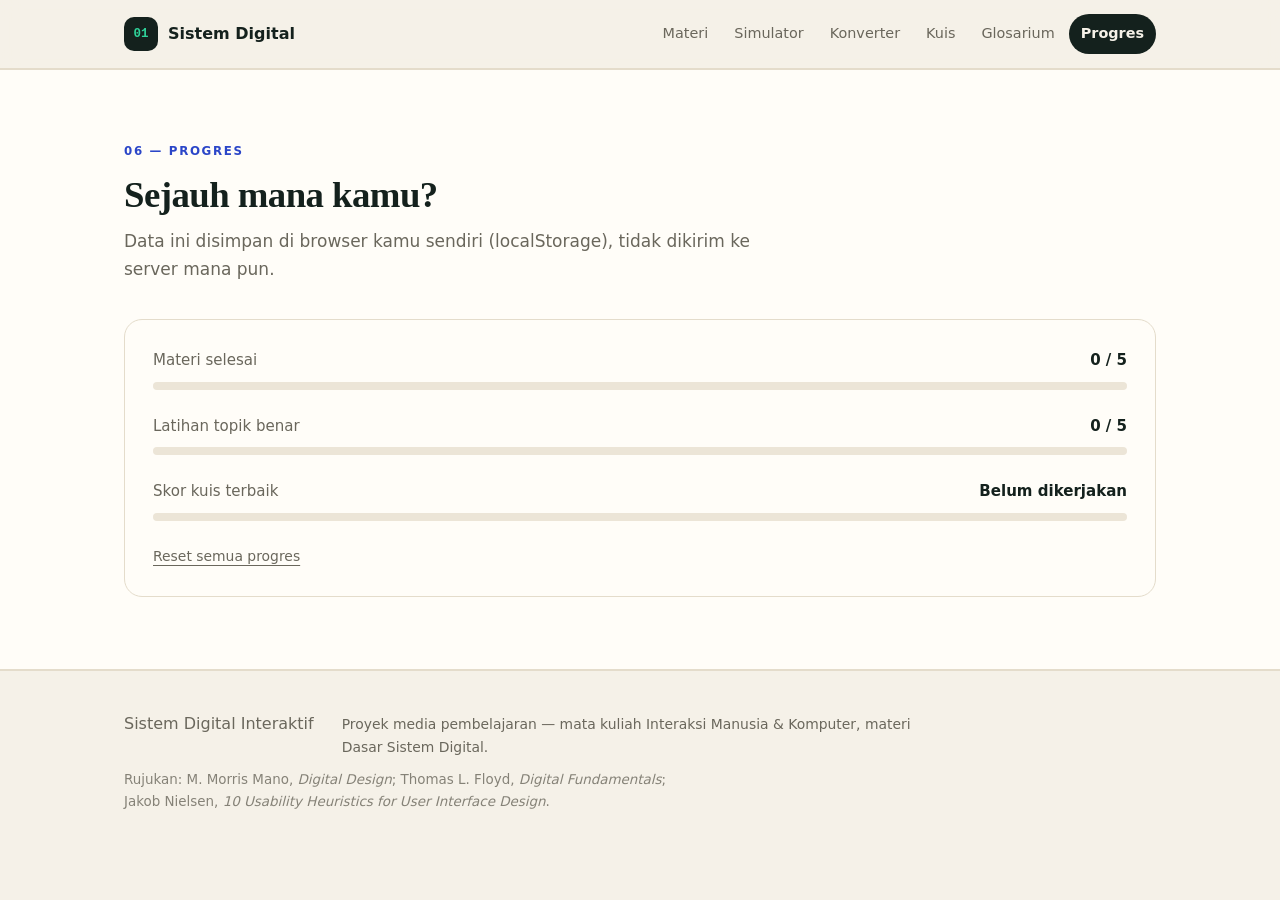
<file: progres.html>
<!DOCTYPE html>
<html lang="id">
<head>
  <meta charset="UTF-8" />
  <meta name="viewport" content="width=device-width, initial-scale=1.0" />
  <title>Progres Belajar — Dasar Sistem Digital</title>
  <meta name="description" content="Ringkasan progres belajar: materi selesai, latihan benar, dan skor kuis terbaik yang tersimpan di browser." />
  <link rel="stylesheet" href="style.css" />
</head>
<body data-page="progres.html">

  <div class="baca-bar" aria-hidden="true"><span id="baca-fill"></span></div>

  <!-- ============ HEADER / NAVIGASI ============ -->
  <header class="site-header">
    <div class="wrap header-inner">
      <a class="brand" href="index.html">
        <span class="brand-mark">01</span>
        <span class="brand-text">Sistem Digital</span>
      </a>
      <nav class="nav" aria-label="Navigasi utama">
        <a href="materi.html">Materi</a>
        <a href="simulator.html">Simulator</a>
        <a href="konverter.html">Konverter</a>
        <a href="kuis.html">Kuis</a>
        <a href="glosarium.html">Glosarium</a>
        <a href="progres.html" aria-current="page">Progres</a>
      </nav>
    </div>
  </header>

  <main id="atas">

<section class="section section-alt" id="progres">
      <div class="wrap">
        <div class="section-head">
          <p class="eyebrow">06 — Progres</p>
          <h2>Sejauh mana kamu?</h2>
          <p class="section-sub">Data ini disimpan di browser kamu sendiri (localStorage), tidak dikirim ke server mana pun.</p>
        </div>

        <div class="progress-card">
          <div class="progress-item">
            <div class="progress-row">
              <span>Materi selesai</span>
              <strong id="progress-materi-label">0 / 5</strong>
            </div>
            <div class="bar"><span class="bar-fill" id="progress-materi-bar"></span></div>
          </div>

          <div class="progress-item">
            <div class="progress-row">
              <span>Latihan topik benar</span>
              <strong id="progress-latihan-label">0 / 5</strong>
            </div>
            <div class="bar"><span class="bar-fill" id="progress-latihan-bar"></span></div>
          </div>

          <div class="progress-item">
            <div class="progress-row">
              <span>Skor kuis terbaik</span>
              <strong id="progress-skor-label">Belum dikerjakan</strong>
            </div>
            <div class="bar"><span class="bar-fill" id="progress-skor-bar"></span></div>
          </div>

          <button class="link-btn" type="button" id="reset-progress">Reset semua progres</button>
        </div>
      </div>
    </section>

  </main>

  <footer class="site-footer">
    <div class="wrap footer-inner">
      <span class="brand-text">Sistem Digital Interaktif</span>
      <p>
        Proyek media pembelajaran — mata kuliah Interaksi Manusia &amp; Komputer,
        materi Dasar Sistem Digital.
      </p>
      <p class="footer-ref">
        Rujukan: M. Morris Mano, <em>Digital Design</em>; Thomas L. Floyd,
        <em>Digital Fundamentals</em>; Jakob Nielsen, <em>10 Usability Heuristics for
        User Interface Design</em>.
      </p>
    </div>
  </footer>

  <script src="script.js"></script>
</body>
</html>
</file>
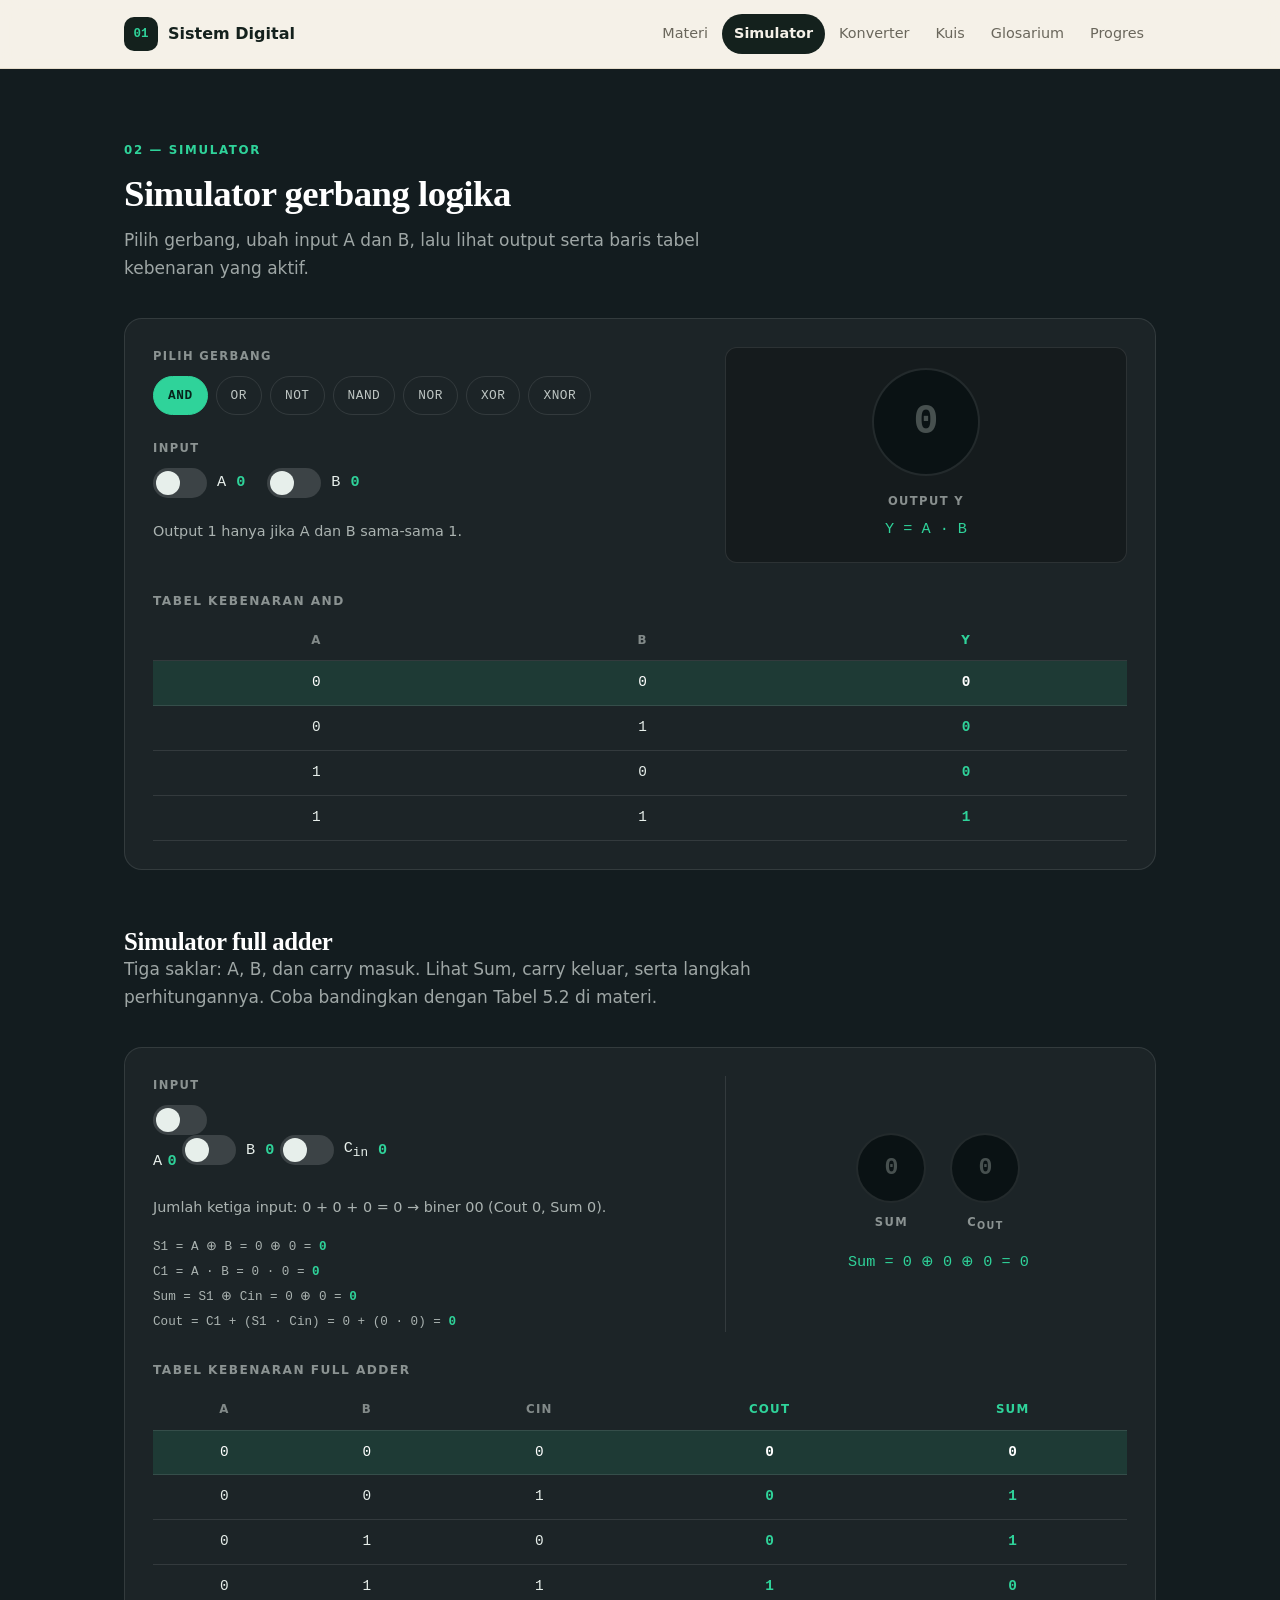
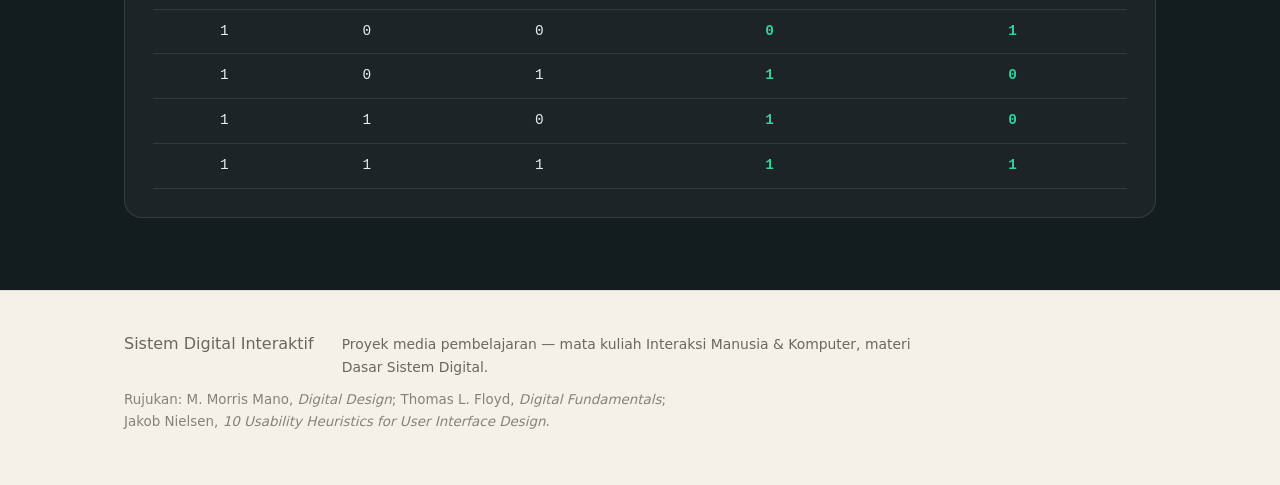
<file: simulator.html>
<!DOCTYPE html>
<html lang="id">
<head>
  <meta charset="UTF-8" />
  <meta name="viewport" content="width=device-width, initial-scale=1.0" />
  <title>Simulator Gerbang & Full Adder — Dasar Sistem Digital</title>
  <meta name="description" content="Simulator interaktif tujuh gerbang logika dan full adder dengan tabel kebenaran yang menandai baris aktif." />
  <link rel="stylesheet" href="style.css" />
</head>
<body data-page="simulator.html">

  <div class="baca-bar" aria-hidden="true"><span id="baca-fill"></span></div>

  <!-- ============ HEADER / NAVIGASI ============ -->
  <header class="site-header">
    <div class="wrap header-inner">
      <a class="brand" href="index.html">
        <span class="brand-mark">01</span>
        <span class="brand-text">Sistem Digital</span>
      </a>
      <nav class="nav" aria-label="Navigasi utama">
        <a href="materi.html">Materi</a>
        <a href="simulator.html" aria-current="page">Simulator</a>
        <a href="konverter.html">Konverter</a>
        <a href="kuis.html">Kuis</a>
        <a href="glosarium.html">Glosarium</a>
        <a href="progres.html">Progres</a>
      </nav>
    </div>
  </header>

  <main id="atas">

<section class="section section-dark" id="simulator">
      <div class="wrap">
        <div class="section-head">
          <p class="eyebrow">02 — Simulator</p>
          <h2>Simulator gerbang logika</h2>
          <p class="section-sub">Pilih gerbang, ubah input A dan B, lalu lihat output serta baris tabel kebenaran yang aktif.</p>
        </div>

        <div class="sim-card">
          <div class="sim-controls">
            <p class="sim-label" id="label-gerbang">Pilih gerbang</p>
            <div class="gate-chips" id="gate-chips" role="group" aria-labelledby="label-gerbang">
              <button class="gate-chip" type="button" data-gate="AND">AND</button>
              <button class="gate-chip" type="button" data-gate="OR">OR</button>
              <button class="gate-chip" type="button" data-gate="NOT">NOT</button>
              <button class="gate-chip" type="button" data-gate="NAND">NAND</button>
              <button class="gate-chip" type="button" data-gate="NOR">NOR</button>
              <button class="gate-chip" type="button" data-gate="XOR">XOR</button>
              <button class="gate-chip" type="button" data-gate="XNOR">XNOR</button>
            </div>

            <p class="sim-label">Input</p>
            <div class="switches">
              <label class="switch">
                <input class="switch-input" type="checkbox" id="input-a" />
                <span class="switch-track" aria-hidden="true"><span class="switch-thumb"></span></span>
                <span class="switch-name">A</span>
                <span class="switch-val" id="val-a">0</span>
              </label>
              <label class="switch" id="switch-b-wrap">
                <input class="switch-input" type="checkbox" id="input-b" />
                <span class="switch-track" aria-hidden="true"><span class="switch-thumb"></span></span>
                <span class="switch-name">B</span>
                <span class="switch-val" id="val-b">0</span>
              </label>
            </div>

            <p class="sim-note" id="sim-note">Output 1 hanya jika A dan B sama-sama 1.</p>
          </div>

          <div class="sim-output">
            <div class="lamp" id="lamp" aria-hidden="true"><span id="lamp-val">0</span></div>
            <p class="lamp-caption">Output Y</p>
            <p class="sim-formula" id="sim-formula">Y = A · B</p>
          </div>

          <div class="table-wrap">
            <table class="truth-table" id="truth-table"></table>
          </div>
        </div>

        <div class="section-head sim-head-2">
          <h3>Simulator full adder</h3>
          <p class="section-sub">
            Tiga saklar: A, B, dan carry masuk. Lihat Sum, carry keluar, serta langkah
            perhitungannya. Coba bandingkan dengan Tabel 5.2 di materi.
          </p>
        </div>

        <div class="sim-card adder-card">
          <div class="sim-controls">
            <p class="sim-label">Input</p>
            <div class="switches}>
              <label class="switch">
                <input class="switch-input" type="checkbox" id="add-a" />
                <span class="switch-track" aria-hidden="true"><span class="switch-thumb"></span></span>
                <span class="switch-name">A</span>
                <span class="switch-val" id="add-val-a">0</span>
              </label>
              <label class="switch">
                <input class="switch-input" type="checkbox" id="add-b" />
                <span class="switch-track" aria-hidden="true"><span class="switch-thumb"></span></span>
                <span class="switch-name">B</span>
                <span class="switch-val" id="add-val-b">0</span>
              </label>
              <label class="switch">
                <input class="switch-input" type="checkbox" id="add-cin" />
                <span class="switch-track" aria-hidden="true"><span class="switch-thumb"></span></span>
                <span class="switch-name">C<sub>in</sub></span>
                <span class="switch-val" id="add-val-cin">0</span>
              </label>
            </div>
            <p class="sim-note" id="adder-note">Jumlah ketiga input: 0 + 0 + 0 = 0.</p>
            <div class="adder-steps" id="adder-steps"></div>
          </div>

          <div class="adder-output">
            <div class="lamp-pair">
              <div>
                <div class="lamp lamp-sm" id="lamp-sum" aria-hidden="true"><span id="lamp-sum-val">0</span></div>
                <p class="lamp-caption">Sum</p>
              </div>
              <div>
                <div class="lamp lamp-sm" id="lamp-cout" aria-hidden="true"><span id="lamp-cout-val">0</span></div>
                <p class="lamp-caption">C<sub>out</sub></p>
              </div>
            </div>
            <p class="sim-formula" id="adder-formula">Sum = 0 ⊕ 0 ⊕ 0 = 0</p>
          </div>

          <div class="table-wrap">
            <table class="truth-table" id="adder-table"></table>
          </div>
        </div>
      </div>
    </section>

  </main>

  <footer class="site-footer">
    <div class="wrap footer-inner">
      <span class="brand-text">Sistem Digital Interaktif</span>
      <p>
        Proyek media pembelajaran — mata kuliah Interaksi Manusia &amp; Komputer,
        materi Dasar Sistem Digital.
      </p>
      <p class="footer-ref">
        Rujukan: M. Morris Mano, <em>Digital Design</em>; Thomas L. Floyd,
        <em>Digital Fundamentals</em>; Jakob Nielsen, <em>10 Usability Heuristics for
        User Interface Design</em>.
      </p>
    </div>
  </footer>

  <script src="script.js"></script>
</body>
</html>
</file>
<file: style.css>
/* =========================================================
   SISTEM DIGITAL INTERAKTIF — STYLE
   Urutan: variabel → dasar → header → hero → bagian umum →
   materi → simulator (panel gelap) → konverter → kuis →
   progres → footer → responsif.
   ========================================================= */

/* --- 1. Variabel warna & ukuran --- */
:root {
  --bg: #f5f1e8;
  --surface: #fffdf8;
  --ink: #14211d;
  --muted: #6a675c;
  --line: #e4dccb;
  --accent: #2b46c8;
  --accent-dark: #1d329a;
  --accent-soft: #e2e7fb;
  --amber: #d79a2f;
  --amber-soft: #fbeed6;
  --signal: #2fd39a;
  --danger: #bd4327;
  --danger-soft: #fbe4dd;
  --panel: #131c1f;
  --panel-line: rgba(255, 255, 255, 0.1);
  --radius: 18px;
  --radius-sm: 12px;
  --shadow: 0 1px 2px rgba(20, 33, 29, 0.04), 0 14px 34px -14px rgba(20, 33, 29, 0.2);
  --sans: ui-sans-serif, system-ui, -apple-system, "Segoe UI", Roboto, Helvetica, Arial, sans-serif;
  --serif: "Iowan Old Style", "Palatino Linotype", Palatino, Georgia, "Times New Roman", serif;
  --mono: ui-monospace, SFMono-Regular, "SF Mono", Menlo, Consolas, "Liberation Mono", monospace;
}

/* --- 2. Dasar --- */
*,
*::before,
*::after {
  box-sizing: border-box;
}

/* Atribut hidden harus selalu menyembunyikan elemen, mengalahkan
   aturan display seperti inline-flex pada tombol. */
[hidden] {
  display: none !important;
}

html {
  scroll-behavior: smooth;
  scroll-padding-top: 84px;
}

body {
  margin: 0;
  background: var(--bg);
  color: var(--ink);
  font-family: var(--sans);
  font-size: 17px;
  line-height: 1.65;
  -webkit-font-smoothing: antialiased;
}

h1,
h2,
h3 {
  font-family: var(--serif);
  font-weight: 600;
  letter-spacing: -0.015em;
  line-height: 1.12;
  margin: 0;
}

p {
  margin: 0;
}

a {
  color: var(--accent-dark);
}

button {
  font: inherit;
  color: inherit;
  cursor: pointer;
}

.wrap {
  width: 100%;
  max-width: 1080px;
  margin: 0 auto;
  padding: 0 24px;
}

:focus-visible {
  outline: 3px solid var(--accent);
  outline-offset: 3px;
  border-radius: 6px;
}

.eyebrow {
  font-size: 0.74rem;
  font-weight: 700;
  letter-spacing: 0.14em;
  text-transform: uppercase;
  color: var(--accent);
}

/* --- 3. Header --- */
.site-header {
  position: sticky;
  top: 0;
  z-index: 20;
  background: rgba(245, 241, 232, 0.88);
  backdrop-filter: blur(10px);
  border-bottom: 1px solid var(--line);
}

.header-inner {
  display: flex;
  align-items: center;
  justify-content: space-between;
  gap: 16px;
  height: 68px;
}

.brand {
  display: inline-flex;
  align-items: center;
  gap: 10px;
  text-decoration: none;
  color: var(--ink);
  font-weight: 700;
}

.brand-mark {
  display: grid;
  place-items: center;
  width: 34px;
  height: 34px;
  border-radius: 10px;
  background: var(--ink);
  color: var(--signal);
  font-family: var(--mono);
  font-size: 0.78rem;
}

.brand-text {
  font-size: 1rem;
}

.nav {
  display: flex;
  gap: 2px;
}

.nav a {
  padding: 8px 12px;
  border-radius: 999px;
  text-decoration: none;
  font-size: 0.9rem;
  color: var(--muted);
  white-space: nowrap;
  transition: background 0.18s ease, color 0.18s ease;
}

.nav a:hover {
  background: var(--accent-soft);
  color: var(--accent-dark);
}

/* --- 4. Hero --- */
.hero {
  padding: 72px 0 64px;
}

.hero-grid {
  display: grid;
  grid-template-columns: 1.12fr 0.88fr;
  gap: 52px;
  align-items: center;
}

.hero h1 {
  font-size: clamp(2.2rem, 4.9vw, 3.5rem);
  margin: 14px 0 20px;
}

.hero h1 em {
  font-style: italic;
  color: var(--accent);
}

.lead {
  max-width: 48ch;
  color: var(--muted);
  font-size: 1.04rem;
}

.hero-actions {
  display: flex;
  flex-wrap: wrap;
  gap: 12px;
  margin: 28px 0 26px;
}

.btn {
  display: inline-flex;
  align-items: center;
  justify-content: center;
  padding: 13px 22px;
  border: 1px solid transparent;
  border-radius: 999px;
  font-size: 0.96rem;
  font-weight: 600;
  text-decoration: none;
  color: var(--ink);
  transition: transform 0.16s ease, background 0.16s ease, border-color 0.16s ease, color 0.16s ease;
}

.btn:active {
  transform: translateY(1px);
}

.btn-primary {
  background: var(--accent);
  color: #fff;
}

.btn-primary:hover {
  background: var(--accent-dark);
}

.btn-ghost {
  border-color: var(--line);
  background: var(--surface);
}

.btn-ghost:hover {
  border-color: var(--ink);
}

.hero-facts {
  display: flex;
  flex-wrap: wrap;
  gap: 22px;
  margin: 0;
  padding: 0;
  list-style: none;
  color: var(--muted);
  font-size: 0.9rem;
}

.hero-facts strong {
  color: var(--ink);
  font-size: 1.05rem;
}

.hero-visual {
  position: relative;
}

.code-card {
  background: var(--panel);
  border-radius: var(--radius);
  box-shadow: var(--shadow);
  overflow: hidden;
  transform: rotate(-1.2deg);
}

.code-bar {
  display: flex;
  align-items: center;
  gap: 7px;
  padding: 12px 16px;
  border-bottom: 1px solid var(--panel-line);
}

.dot {
  width: 9px;
  height: 9px;
  border-radius: 50%;
  background: rgba(255, 255, 255, 0.2);
}

.code-file {
  margin-left: auto;
  font-family: var(--mono);
  font-size: 0.72rem;
  color: rgba(255, 255, 255, 0.45);
}

.code {
  margin: 0;
  padding: 20px 18px;
  overflow-x: auto;
  font-family: var(--mono);
  font-size: 0.84rem;
  line-height: 1.8;
  color: #dbe9e2;
  white-space: pre;
}

.float-badge {
  position: absolute;
  right: -8px;
  bottom: -20px;
  display: inline-flex;
  align-items: center;
  gap: 8px;
  padding: 10px 16px;
  background: var(--surface);
  border: 1px solid var(--line);
  border-radius: 999px;
  box-shadow: var(--shadow);
  font-size: 0.84rem;
  font-weight: 600;
}

.check {
  display: grid;
  place-items: center;
  width: 20px;
  height: 20px;
  border-radius: 50%;
  background: var(--accent);
  color: #fff;
  font-size: 0.7rem;
}

/* --- 5. Bagian umum --- */
.section {
  padding: 72px 0;
}

.section-alt {
  background: var(--surface);
  border-top: 1px solid var(--line);
  border-bottom: 1px solid var(--line);
}

.section-head {
  max-width: 58ch;
  margin-bottom: 36px;
}

.section-head h2 {
  font-size: clamp(1.7rem, 3.2vw, 2.3rem);
  margin: 12px 0;
}

.section-sub {
  color: var(--muted);
}

/* --- 6. Materi --- */
.lesson-grid {
  display: grid;
  grid-template-columns: repeat(auto-fit, minmax(272px, 1fr));
  gap: 18px;
  align-items: start;
}

.lesson {
  background: var(--surface);
  border: 1px solid var(--line);
  border-radius: var(--radius);
  padding: 24px;
  transition: border-color 0.2s ease;
}

.lesson:hover {
  border-color: #cfc6b0;
}

.lesson.is-done {
  border-color: var(--accent);
  background: linear-gradient(180deg, #fbfcff, var(--surface));
}

.lesson-num {
  font-family: var(--mono);
  font-size: 0.76rem;
  letter-spacing: 0.08em;
  color: var(--accent);
}

.lesson-head h3 {
  font-size: 1.26rem;
  margin: 8px 0;
}

.lesson-head p {
  color: var(--muted);
  font-size: 0.93rem;
}

.lesson-toggle {
  display: flex;
  align-items: center;
  gap: 8px;
  width: 100%;
  margin-top: 18px;
  padding: 11px 0 0;
  background: none;
  border: 0;
  border-top: 1px solid var(--line);
  font-size: 0.89rem;
  font-weight: 600;
  color: var(--accent-dark);
}

.chev {
  transition: transform 0.2s ease;
}

.lesson-toggle[aria-expanded="true"] .chev {
  transform: rotate(180deg);
}

.lesson-body {
  padding-top: 16px;
}

.lesson-list {
  margin: 0 0 16px;
  padding-left: 18px;
  font-size: 0.92rem;
  color: #39423c;
}

.lesson-list li + li {
  margin-top: 8px;
}

.lesson-tip {
  margin-bottom: 16px;
  font-size: 0.9rem;
  color: var(--muted);
}

code {
  font-family: var(--mono);
  font-size: 0.86em;
  background: var(--accent-soft);
  padding: 2px 6px;
  border-radius: 6px;
  color: var(--accent-dark);
}

.code-inline {
  background: var(--panel);
  border-radius: var(--radius-sm);
  padding: 16px;
  margin-bottom: 16px;
  font-size: 0.78rem;
  color: #dbe9e2;
}

.code-inline code {
  background: none;
  padding: 0;
  color: inherit;
  font-size: 1em;
}

.done-btn {
  width: 100%;
  padding: 11px 16px;
  border: 1px solid var(--line);
  border-radius: 999px;
  background: #fff;
  font-size: 0.89rem;
  font-weight: 600;
  transition: background 0.18s ease, border-color 0.18s ease, color 0.18s ease;
}

.done-btn:hover {
  border-color: var(--accent);
  color: var(--accent-dark);
}

.done-btn[aria-pressed="true"] {
  background: var(--accent);
  border-color: var(--accent);
  color: #fff;
}

/* --- 7. Simulator gerbang (panel gelap) --- */
.section-dark {
  background: var(--panel);
  color: #e7efeb;
}

.section-dark .eyebrow {
  color: var(--signal);
}

.section-dark h2 {
  color: #fff;
}

.section-dark .section-sub {
  color: rgba(231, 239, 235, 0.66);
}

.sim-card {
  display: grid;
  grid-template-columns: 1.15fr 0.85fr;
  gap: 28px;
  padding: 28px;
  background: rgba(255, 255, 255, 0.04);
  border: 1px solid var(--panel-line);
  border-radius: var(--radius);
}

.sim-label {
  margin-bottom: 10px;
  font-size: 0.72rem;
  font-weight: 700;
  letter-spacing: 0.12em;
  text-transform: uppercase;
  color: rgba(231, 239, 235, 0.55);
}

.sim-label:not(:first-child) {
  margin-top: 24px;
}

.gate-chips {
  display: flex;
  flex-wrap: wrap;
  gap: 8px;
}

.gate-chip {
  padding: 8px 14px;
  background: transparent;
  border: 1px solid var(--panel-line);
  border-radius: 999px;
  color: rgba(231, 239, 235, 0.8);
  font-family: var(--mono);
  font-size: 0.8rem;
  letter-spacing: 0.04em;
  transition: background 0.16s ease, border-color 0.16s ease, color 0.16s ease;
}

.gate-chip:hover {
  border-color: rgba(255, 255, 255, 0.4);
  color: #fff;
}

.gate-chip[aria-pressed="true"] {
  background: var(--signal);
  border-color: var(--signal);
  color: #07231a;
  font-weight: 700;
}

.switches {
  display: flex;
  flex-wrap: wrap;
  gap: 22px;
}

.switch {
  display: inline-flex;
  align-items: center;
  gap: 10px;
  cursor: pointer;
  user-select: none;
}

.switch-input {
  position: absolute;
  width: 1px;
  height: 1px;
  opacity: 0;
}

.switch-track {
  position: relative;
  display: block;
  width: 54px;
  height: 30px;
  border-radius: 999px;
  background: rgba(255, 255, 255, 0.14);
  transition: background 0.18s ease;
}

.switch-thumb {
  position: absolute;
  top: 3px;
  left: 3px;
  width: 24px;
  height: 24px;
  border-radius: 50%;
  background: #e7efeb;
  transition: transform 0.18s ease;
}

.switch-input:checked + .switch-track {
  background: var(--signal);
}

.switch-input:checked + .switch-track .switch-thumb {
  transform: translateX(24px);
  background: #07231a;
}

.switch-input:focus-visible + .switch-track {
  outline: 3px solid var(--signal);
  outline-offset: 3px;
}

.switch-name {
  font-family: var(--mono);
  font-size: 0.95rem;
}

.switch-val {
  font-family: var(--mono);
  font-size: 0.95rem;
  font-weight: 700;
  color: var(--signal);
}

.sim-note {
  margin-top: 22px;
  font-size: 0.9rem;
  color: rgba(231, 239, 235, 0.7);
}

.sim-output {
  display: flex;
  flex-direction: column;
  align-items: center;
  justify-content: center;
  gap: 6px;
  padding: 20px;
  border: 1px solid var(--panel-line);
  border-radius: var(--radius-sm);
  background: rgba(0, 0, 0, 0.25);
}

.lamp {
  display: grid;
  place-items: center;
  width: 108px;
  height: 108px;
  border: 2px solid var(--panel-line);
  border-radius: 50%;
  background: #0a1214;
  color: rgba(231, 239, 235, 0.28);
  font-family: var(--mono);
  font-size: 2.6rem;
  font-weight: 700;
  transition: background 0.22s ease, color 0.22s ease, box-shadow 0.22s ease, border-color 0.22s ease;
}

.lamp.is-on {
  background: var(--signal);
  border-color: var(--signal);
  color: #062017;
  box-shadow: 0 0 0 6px rgba(47, 211, 154, 0.16), 0 0 34px rgba(47, 211, 154, 0.45);
}

.lamp-caption {
  margin-top: 10px;
  font-size: 0.72rem;
  font-weight: 700;
  letter-spacing: 0.12em;
  text-transform: uppercase;
  color: rgba(231, 239, 235, 0.55);
}

.sim-formula {
  font-family: var(--mono);
  font-size: 0.95rem;
  color: var(--signal);
}

.table-wrap {
  grid-column: 1 / -1;
  overflow-x: auto;
}

.truth-table {
  width: 100%;
  border-collapse: collapse;
  font-family: var(--mono);
  font-size: 0.9rem;
}

.truth-table caption {
  padding-bottom: 10px;
  text-align: left;
  font-family: var(--sans);
  font-size: 0.76rem;
  font-weight: 700;
  letter-spacing: 0.12em;
  text-transform: uppercase;
  color: rgba(231, 239, 235, 0.55);
}

.truth-table th,
.truth-table td {
  padding: 10px 14px;
  text-align: center;
  border-bottom: 1px solid var(--panel-line);
}

.truth-table th {
  font-family: var(--sans);
  font-size: 0.74rem;
  font-weight: 700;
  letter-spacing: 0.1em;
  text-transform: uppercase;
  color: rgba(231, 239, 235, 0.5);
}

.truth-table .col-y {
  color: var(--signal);
  font-weight: 700;
}

.truth-table tr.is-active {
  background: rgba(47, 211, 154, 0.12);
}

.truth-table tr.is-active td {
  color: #fff;
}

/* --- 8. Konverter --- */
.conv-card {
  display: grid;
  grid-template-columns: 0.9fr 1.1fr;
  gap: 32px;
  padding: 28px;
  background: var(--surface);
  border: 1px solid var(--line);
  border-radius: var(--radius);
  box-shadow: var(--shadow);
}

.conv-input label {
  display: block;
  margin-bottom: 8px;
  font-size: 0.78rem;
  font-weight: 700;
  letter-spacing: 0.1em;
  text-transform: uppercase;
  color: var(--muted);
}

.conv-input input {
  width: 100%;
  padding: 14px 16px;
  border: 1px solid var(--line);
  border-radius: var(--radius-sm);
  background: #fff;
  font-family: var(--mono);
  font-size: 1.4rem;
  color: var(--ink);
  transition: border-color 0.16s ease;
}

.conv-input input:hover {
  border-color: #cfc6b0;
}

.conv-input input:focus {
  outline: none;
  border-color: var(--accent);
  box-shadow: 0 0 0 4px var(--accent-soft);
}

.conv-hint {
  margin-top: 10px;
  font-size: 0.85rem;
  color: var(--muted);
}

.conv-hint.is-error {
  color: var(--danger);
  font-weight: 600;
}

.conv-out {
  display: grid;
  gap: 10px;
}

.out-row {
  display: flex;
  align-items: center;
  justify-content: space-between;
  gap: 16px;
  padding: 12px 16px;
  background: var(--bg);
  border: 1px solid var(--line);
  border-radius: var(--radius-sm);
}

.out-label {
  font-size: 0.82rem;
  font-weight: 600;
  letter-spacing: 0.04em;
  text-transform: uppercase;
  color: var(--muted);
}

.out-value {
  background: none;
  padding: 0;
  color: var(--ink);
  font-size: 1.1rem;
  font-weight: 600;
  letter-spacing: 0.06em;
  word-break: break-all;
  text-align: right;
}

/* --- 9. Kuis --- */
.quiz-card {
  padding: 28px;
  background: var(--surface);
  border: 1px solid var(--line);
  border-radius: var(--radius);
  box-shadow: var(--shadow);
}

.quiz-top {
  display: flex;
  flex-direction: column;
  gap: 10px;
  margin-bottom: 24px;
}

.quiz-step {
  font-size: 0.78rem;
  font-weight: 700;
  letter-spacing: 0.1em;
  text-transform: uppercase;
  color: var(--muted);
}

.bar {
  height: 8px;
  border-radius: 999px;
  background: #ece5d7;
  overflow: hidden;
}

.bar-fill {
  display: block;
  width: 0;
  height: 100%;
  border-radius: 999px;
  background: var(--accent);
  transition: width 0.35s ease;
}

.quiz-question {
  font-family: var(--serif);
  font-size: 1.4rem;
  line-height: 1.3;
  margin-bottom: 22px;
}

.options {
  display: grid;
  gap: 10px;
  margin: 0;
  padding: 0;
  list-style: none;
}

.option {
  display: flex;
  align-items: center;
  gap: 12px;
  width: 100%;
  padding: 14px 16px;
  text-align: left;
  background: #fff;
  border: 1px solid var(--line);
  border-radius: var(--radius-sm);
  font-size: 0.95rem;
  transition: border-color 0.16s ease, background 0.16s ease, transform 0.12s ease;
}

.option:hover:not(:disabled) {
  border-color: var(--accent);
  transform: translateX(2px);
}

.option:disabled {
  cursor: default;
}

.option-key {
  display: grid;
  place-items: center;
  flex: 0 0 auto;
  width: 26px;
  height: 26px;
  border-radius: 8px;
  background: var(--bg);
  font-family: var(--mono);
  font-size: 0.76rem;
  color: var(--muted);
}

.option.is-correct {
  border-color: #12a67a;
  background: #e2f7ef;
}

.option.is-correct .option-key {
  background: #12a67a;
  color: #fff;
}

.option.is-wrong {
  border-color: var(--danger);
  background: var(--danger-soft);
}

.option.is-wrong .option-key {
  background: var(--danger);
  color: #fff;
}

.option.is-muted {
  opacity: 0.55;
}

.feedback {
  margin-top: 18px;
  padding: 14px 16px;
  border: 1px solid #f0dcb4;
  border-radius: var(--radius-sm);
  background: var(--amber-soft);
  font-size: 0.92rem;
}

.feedback strong {
  display: block;
  margin-bottom: 2px;
}

.quiz-actions {
  display: flex;
  justify-content: flex-end;
  margin-top: 20px;
}

.quiz-result {
  padding: 8px 0 4px;
  text-align: center;
}

.quiz-score {
  font-family: var(--serif);
  font-size: 3.4rem;
  line-height: 1;
  color: var(--accent);
}

.quiz-result h3 {
  font-size: 1.45rem;
  margin: 12px 0 10px;
}

.quiz-result p {
  max-width: 46ch;
  margin: 0 auto 22px;
  color: var(--muted);
}

/* --- 10. Progres --- */
.progress-card {
  display: grid;
  gap: 24px;
  padding: 28px;
  background: var(--surface);
  border: 1px solid var(--line);
  border-radius: var(--radius);
}

.progress-row {
  display: flex;
  align-items: baseline;
  justify-content: space-between;
  gap: 12px;
  margin-bottom: 9px;
  font-size: 0.94rem;
}

.progress-row span {
  color: var(--muted);
}

.progress-item:nth-child(2) .bar-fill {
  background: var(--amber);
}

.link-btn {
  justify-self: start;
  padding: 0;
  background: none;
  border: 0;
  font-size: 0.87rem;
  color: var(--muted);
  text-decoration: underline;
  text-underline-offset: 4px;
}

.link-btn:hover {
  color: var(--danger);
}

/* --- 11. Footer --- */
.site-footer {
  padding: 40px 0 52px;
  border-top: 1px solid var(--line);
}

.footer-inner {
  display: flex;
  flex-wrap: wrap;
  align-items: baseline;
  gap: 10px 28px;
  color: var(--muted);
  font-size: 0.87rem;
}

.footer-inner p {
  max-width: 66ch;
}

/* --- 12. Responsif --- */
@media (max-width: 900px) {
  .hero-grid {
    grid-template-columns: 1fr;
    gap: 44px;
  }

  .hero {
    padding: 52px 0 56px;
  }

  .hero-visual {
    max-width: 460px;
  }

  .sim-card,
  .conv-card {
    grid-template-columns: 1fr;
  }

  .float-badge {
    right: 4px;
  }
}

@media (max-width: 640px) {
  body {
    font-size: 16px;
  }

  .header-inner {
    height: auto;
    flex-direction: column;
    align-items: flex-start;
    gap: 6px;
    padding: 12px 0;
  }

  .nav {
    width: 100%;
    overflow-x: auto;
    padding-bottom: 4px;
  }

  .nav a {
    padding: 6px 10px;
    font-size: 0.86rem;
  }

  html {
    scroll-padding-top: 108px;
  }

  .section {
    padding: 52px 0;
  }

  .lesson,
  .quiz-card,
  .progress-card,
  .conv-card,
  .sim-card {
    padding: 20px;
  }

  .quiz-question {
    font-size: 1.22rem;
  }

  .quiz-actions .btn {
    width: 100%;
  }

  .lamp {
    width: 92px;
    height: 92px;
    font-size: 2.2rem;
  }
}

@media (prefers-reduced-motion: reduce) {
  html {
    scroll-behavior: auto;
  }

  *,
  *::before,
  *::after {
    transition-duration: 0.01ms !important;
    animation-duration: 0.01ms !important;
  }
}
/* =========================================================
   TAMBAHAN: bilah baca, sub-bab materi, latihan, full adder,
   glosarium, rekap kuis, bagian tentang proyek
   ========================================================= */

/* --- Bilah baca di paling atas --- */
.baca-bar {
  position: fixed;
  top: 0;
  left: 0;
  right: 0;
  height: 3px;
  z-index: 40;
  pointer-events: none;
}

.baca-bar span {
  display: block;
  height: 100%;
  width: 0;
  background: var(--accent);
  transition: width 0.08s linear;
}

/* --- Isi materi yang lebih panjang --- */
.lesson-body h4 {
  margin: 26px 0 10px;
  font-family: var(--sans);
  font-size: 1rem;
  font-weight: 700;
  letter-spacing: 0;
  color: var(--ink);
}

.lesson-body h4:first-child {
  margin-top: 0;
}

.lesson-body p {
  margin: 0 0 12px;
  line-height: 1.72;
}

.lesson-body p:last-child {
  margin-bottom: 0;
}

.lesson-body code {
  padding: 1px 5px;
  border-radius: 5px;
  background: var(--accent-soft);
  color: var(--accent-dark);
  font-family: var(--mono);
  font-size: 0.86em;
}

.lesson-body pre code {
  padding: 0;
  background: none;
  color: inherit;
  font-size: 0.84rem;
}

.lesson-body .table-wrap {
  margin: 0 0 16px;
}

.lesson-goals {
  margin-bottom: 20px;
  padding: 16px 18px;
  background: var(--surface);
  border: 1px solid var(--line);
  border-left: 3px solid var(--accent);
  border-radius: var(--radius-sm);
}

.lesson-goals h4 {
  margin: 0 0 8px;
  font-size: 0.78rem;
  font-weight: 700;
  letter-spacing: 0.1em;
  text-transform: uppercase;
  color: var(--accent);
}

.lesson-goals ul {
  margin: 0;
  padding-left: 18px;
  display: flex;
  flex-direction: column;
  gap: 4px;
  font-size: 0.94rem;
}

/* --- Tabel materi --- */
.mini-table {
  width: 100%;
  border-collapse: collapse;
  background: var(--surface);
  border: 1px solid var(--line);
  border-radius: 12px;
  overflow: hidden;
  font-size: 0.9rem;
  font-variant-numeric: tabular-nums;
}

.mini-table caption {
  caption-side: top;
  padding: 0 0 8px;
  text-align: left;
  font-size: 0.72rem;
  font-weight: 700;
  letter-spacing: 0.08em;
  text-transform: uppercase;
  color: var(--muted);
}

.mini-table th,
.mini-table td {
  padding: 8px 10px;
  text-align: left;
  vertical-align: top;
  border-bottom: 1px solid var(--line);
}

.mini-table thead th {
  background: #efe9db;
  font-size: 0.76rem;
  letter-spacing: 0.04em;
  text-transform: uppercase;
  color: var(--muted);
}

.mini-table tbody tr:last-child td {
  border-bottom: none;
}

.mini-table-tight td {
  text-align: center;
  font-family: var(--mono);
}

.mini-table-about td:first-child {
  width: 32%;
  font-weight: 600;
}

/* --- Latihan kilat per topik --- */
.mini-quiz {
  margin: 24px 0 18px;
  padding: 18px;
  background: var(--surface);
  border: 1px solid var(--line);
  border-radius: var(--radius-sm);
}

.mq-label {
  margin-bottom: 6px;
  font-size: 0.72rem;
  font-weight: 700;
  letter-spacing: 0.1em;
  text-transform: uppercase;
  color: var(--accent);
}

.mq-q {
  margin-bottom: 12px;
  font-weight: 600;
}

.mq-options {
  display: flex;
  flex-direction: column;
  gap: 8px;
  margin: 0;
  padding: 0;
  list-style: none;
}

.mq-option {
  display: flex;
  gap: 10px;
  align-items: baseline;
  width: 100%;
  padding: 9px 12px;
  text-align: left;
  background: #fff;
  border: 1px solid var(--line);
  border-radius: 10px;
  font-size: 0.92rem;
  transition: border-color 0.15s ease, background 0.15s ease;
}

.mq-option:hover:not(:disabled) {
  border-color: var(--accent);
  background: var(--accent-soft);
}

.mq-option:disabled {
  cursor: default;
}

.mq-option.is-correct {
  background: #e8f8f1;
  border-color: #1f9d74;
}

.mq-option.is-wrong {
  background: var(--danger-soft);
  border-color: var(--danger);
}

.mq-key {
  font-family: var(--mono);
  font-size: 0.76rem;
  color: var(--muted);
}

.mq-feedback {
  margin-top: 12px;
  padding: 10px 12px;
  background: var(--amber-soft);
  border-radius: 10px;
  font-size: 0.9rem;
}

.mq-feedback strong {
  display: block;
  margin-bottom: 2px;
}

.mq-again {
  margin-top: 10px;
  padding: 0;
  background: none;
  border: none;
  color: var(--accent-dark);
  font-size: 0.86rem;
  text-decoration: underline;
}
/* --- Full adder --- */
.sim-head-2 {
  margin-top: 58px;
}

.sim-head-2 h3 {
  font-size: 1.55rem;
  color: #fff;
}

.adder-output {
  display: flex;
  flex-direction: column;
  align-items: center;
  justify-content: center;
  gap: 16px;
  padding-left: 24px;
  border-left: 1px solid var(--panel-line);
}

.lamp-pair {
  display: flex;
  gap: 24px;
  text-align: center;
}

.lamp-sm {
  width: 70px;
  height: 70px;
  font-size: 1.45rem;
}

.adder-steps {
  display: flex;
  flex-direction: column;
  gap: 6px;
  margin-top: 18px;
  font-family: var(--mono);
  font-size: 0.79rem;
  line-height: 1.5;
  color: rgba(231, 239, 235, 0.7);
}

.adder-steps strong {
  color: var(--signal);
}

/* --- Chip basis konverter di panel terang --- */
#mode-chips {
  margin-bottom: 18px;
}

.conv-input .gate-chip {
  background: var(--surface);
  border-color: var(--line);
  color: var(--muted);
  font-family: var(--sans);
  font-size: 0.82rem;
  letter-spacing: 0;
}

.conv-input .gate-chip:hover {
  border-color: var(--accent);
  color: var(--accent-dark);
}

.conv-input .gate-chip[aria-pressed="true"] {
  background: var(--accent);
  border-color: var(--accent);
  color: #fff;
}

/* --- Glosarium --- */
.glos-card {
  padding: 24px;
  background: var(--surface);
  border: 1px solid var(--line);
  border-radius: var(--radius);
  box-shadow: var(--shadow);
}

.glos-search {
  display: flex;
  flex-direction: column;
  gap: 6px;
  max-width: 360px;
  font-size: 0.74rem;
  font-weight: 700;
  letter-spacing: 0.08em;
  text-transform: uppercase;
  color: var(--muted);
}

.glos-search input {
  margin-top: 2px;
  padding: 10px 12px;
  background: #fff;
  border: 1px solid var(--line);
  border-radius: 10px;
  color: var(--ink);
  font: inherit;
  font-size: 0.95rem;
  letter-spacing: 0;
  text-transform: none;
}

.glos-search input:focus {
  border-color: var(--accent);
  outline: 2px solid var(--accent-soft);
}

.glos-count {
  margin: 14px 0 4px;
  font-size: 0.82rem;
  color: var(--muted);
}

.glos-list {
  margin: 0;
}

.glos-list dt {
  margin-top: 14px;
  padding-top: 12px;
  border-top: 1px solid var(--line);
  font-weight: 700;
}

.glos-list dt:first-child {
  margin-top: 0;
  padding-top: 0;
  border-top: none;
}

.glos-list dd {
  margin: 2px 0 0;
  font-size: 0.94rem;
  color: var(--muted);
}

.glos-empty {
  margin-top: 12px;
  font-size: 0.9rem;
  color: var(--danger);
}

/* --- Rekap jawaban kuis --- */
.quiz-review {
  margin-top: 22px;
  text-align: left;
}

.quiz-review h4 {
  margin: 0 0 10px;
  font-family: var(--sans);
  font-size: 0.78rem;
  letter-spacing: 0.1em;
  text-transform: uppercase;
  color: var(--muted);
}

.review-item {
  display: flex;
  gap: 10px;
  align-items: flex-start;
  margin-bottom: 8px;
  padding: 10px 12px;
  background: #fff;
  border: 1px solid var(--line);
  border-radius: 10px;
  font-size: 0.9rem;
}

.review-item.ok {
  background: #f1fbf6;
  border-color: #a9ddc8;
}

.review-item.no {
  background: #fdf3f0;
  border-color: #e8c0b4;
}

.review-mark {
  flex: none;
  font-family: var(--mono);
  font-weight: 700;
}

/* --- Bagian tentang proyek --- */
.about-note {
  margin-top: 22px;
  padding: 20px 22px;
  background: var(--amber-soft);
  border: 1px solid #ecdbb6;
  border-radius: var(--radius-sm);
}

.about-note h3 {
  margin-bottom: 8px;
  font-size: 1.15rem;
}

.about-note p {
  font-size: 0.95rem;
  color: #5b4a28;
}

.footer-ref {
  opacity: 0.8;
  font-size: 0.84rem;
}

@media (max-width: 900px) {
  .adder-output {
    padding-top: 22px;
    padding-left: 0;
    border-top: 1px solid var(--panel-line);
    border-left: none;
  }
}

@media (max-width: 640px) {
  .glos-card,
  .mini-quiz {
    padding: 16px;
  }

  .lamp-pair {
    gap: 16px;
  }

  .lamp-sm {
    width: 60px;
    height: 60px;
    font-size: 1.25rem;
  }

  .mini-table {
    font-size: 0.82rem;
  }

  .mini-table th,
  .mini-table td {
    padding: 6px 8px;
  }

  .mini-table-about td:first-child {
    width: auto;
  }
}
/* =========================================================
   8. TAMBAHAN: NAVIGASI ANTAR HALAMAN + MENU BERANDA
   ========================================================= */

/* Halaman yang sedang dibuka ditandai di navigasi. */
.nav a[aria-current="page"] {
  background: var(--ink);
  color: var(--bg);
  font-weight: 600;
}

.nav a[aria-current="page"]:hover {
  background: var(--ink);
  color: var(--bg);
}

/* Pintu masuk ke enam halaman di beranda. */
.menu-grid {
  display: grid;
  grid-template-columns: repeat(auto-fit, minmax(250px, 1fr));
  gap: 18px;
}

.menu-card {
  display: flex;
  flex-direction: column;
  gap: 8px;
  padding: 24px;
  background: var(--surface);
  border: 1px solid var(--line);
  border-radius: var(--radius);
  box-shadow: var(--shadow);
  color: var(--ink);
  text-decoration: none;
  transition: transform 0.18s ease, border-color 0.18s ease;
}

.menu-card:hover,
.menu-card:focus-visible {
  transform: translateY(-3px);
  border-color: var(--accent);
}

.menu-num {
  font-family: var(--mono);
  font-size: 0.78rem;
  letter-spacing: 0.08em;
  color: var(--accent);
}

.menu-card h3 {
  font-size: 1.3rem;
}

.menu-card p {
  color: var(--muted);
  font-size: 0.95rem;
}

.menu-go {
  margin-top: auto;
  padding-top: 12px;
  font-size: 0.9rem;
  font-weight: 600;
  color: var(--accent-dark);
}

/* Halaman dalam: judul bagian langsung di atas konten. */
.page-head {
  padding: 56px 0 0;
}

@media (max-width: 640px) {
  .menu-card {
    padding: 20px;
  }

  .page-head {
    padding-top: 40px;
  }
}

@media (prefers-reduced-motion: reduce) {
  .menu-card {
    transition: none;
  }

  .menu-card:hover,
  .menu-card:focus-visible {
    transform: none;
  }
}
</file>
